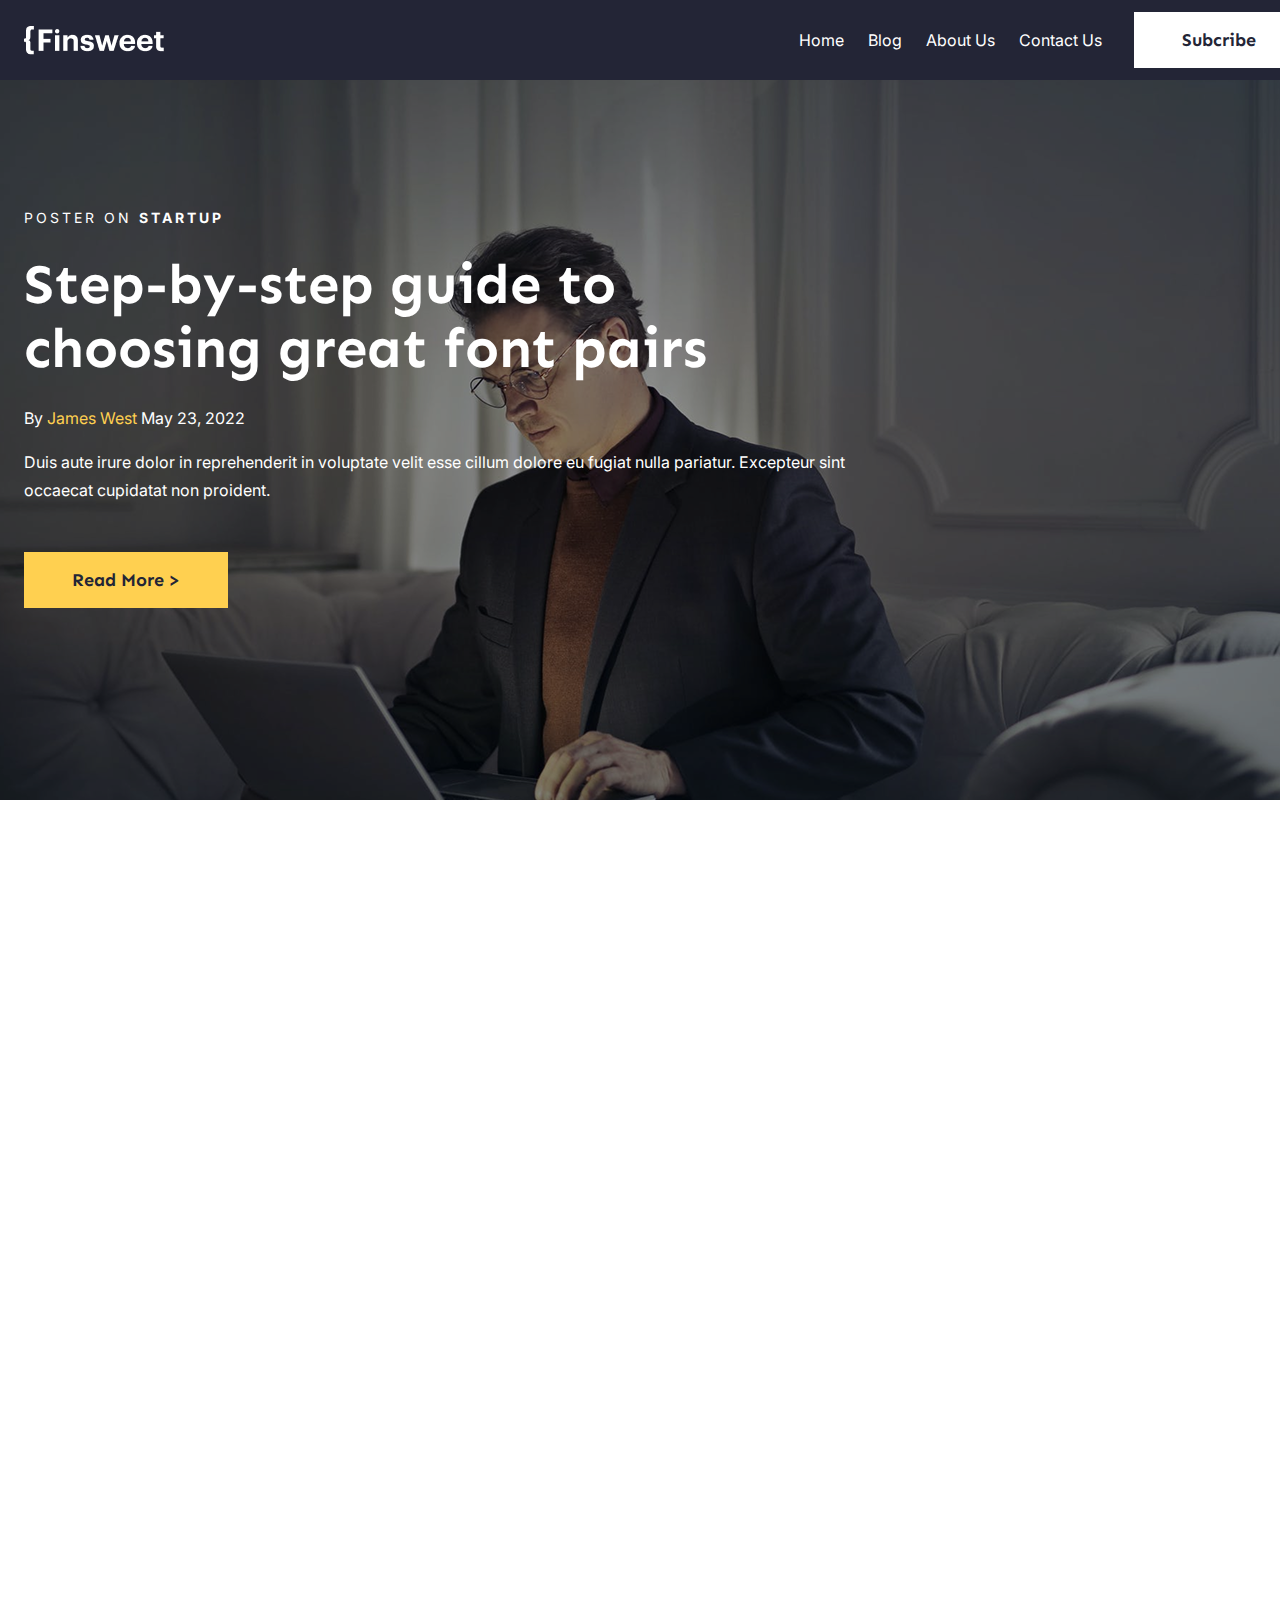
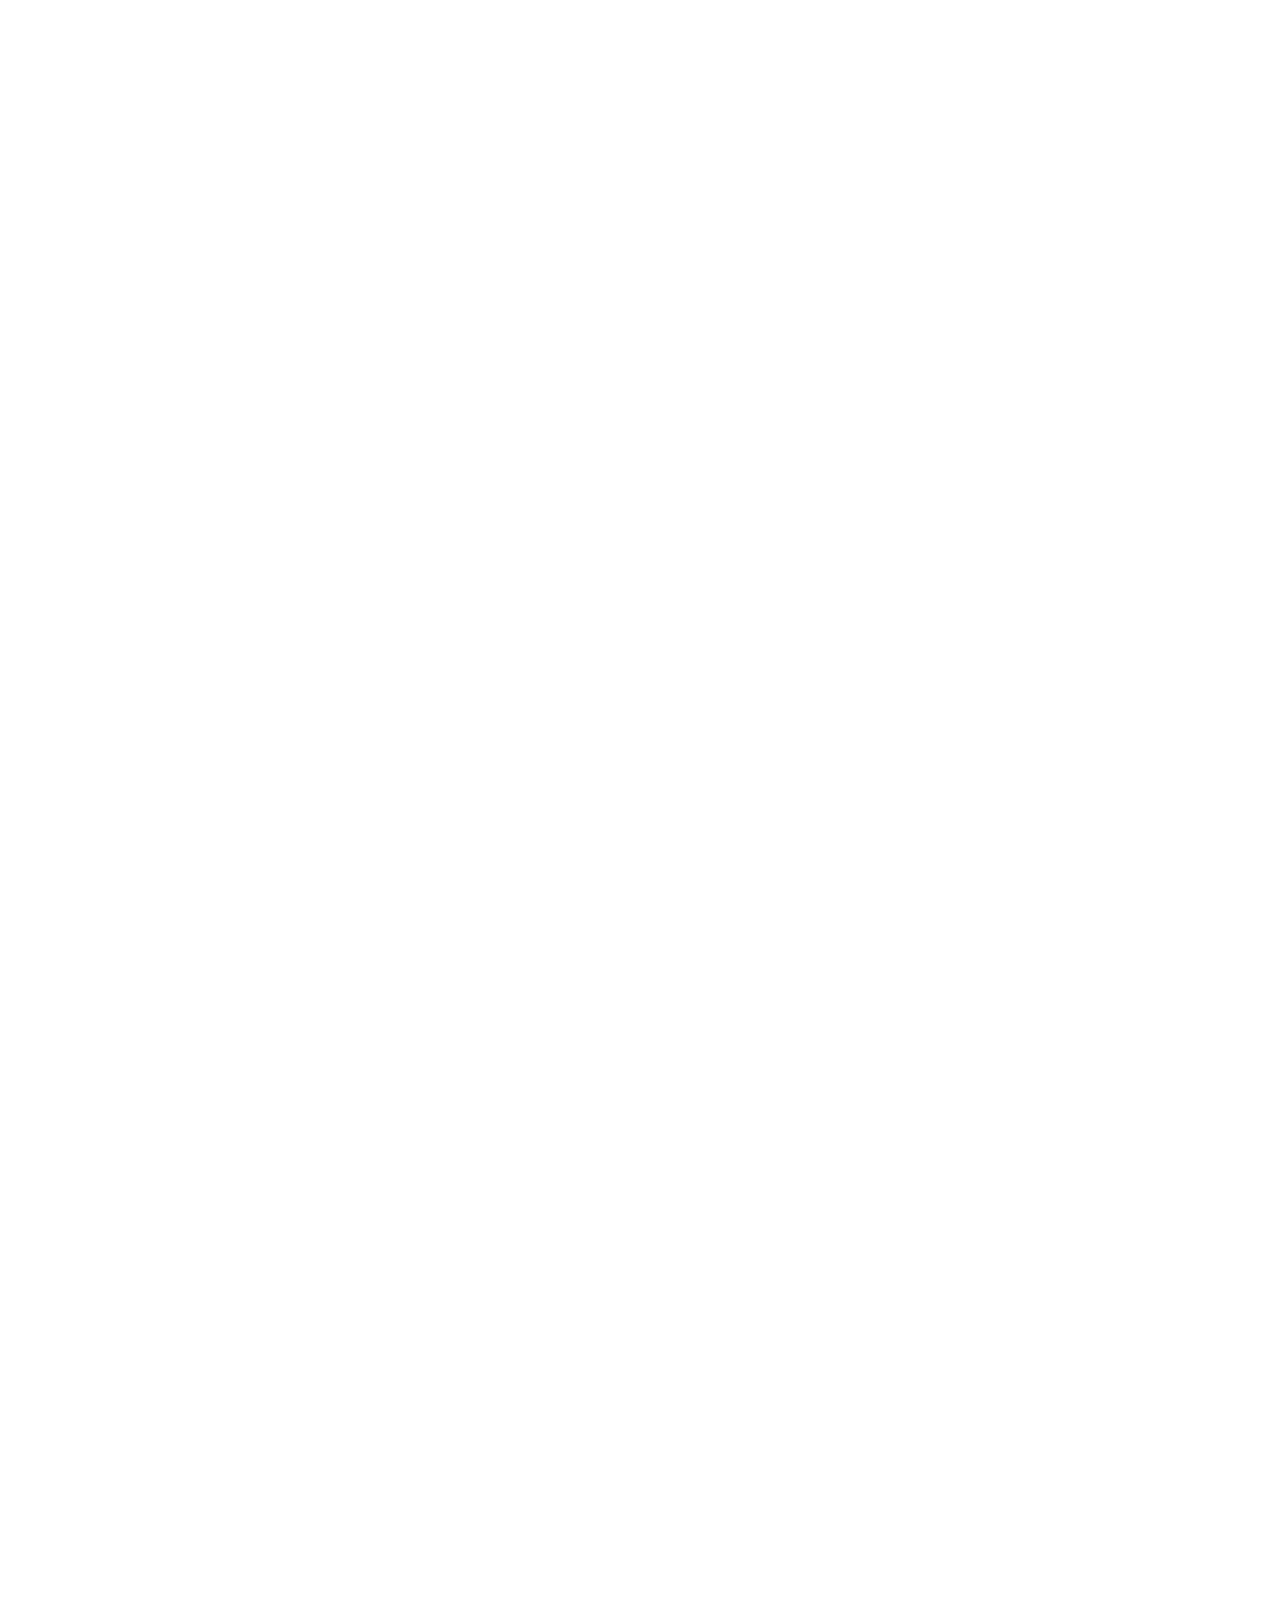
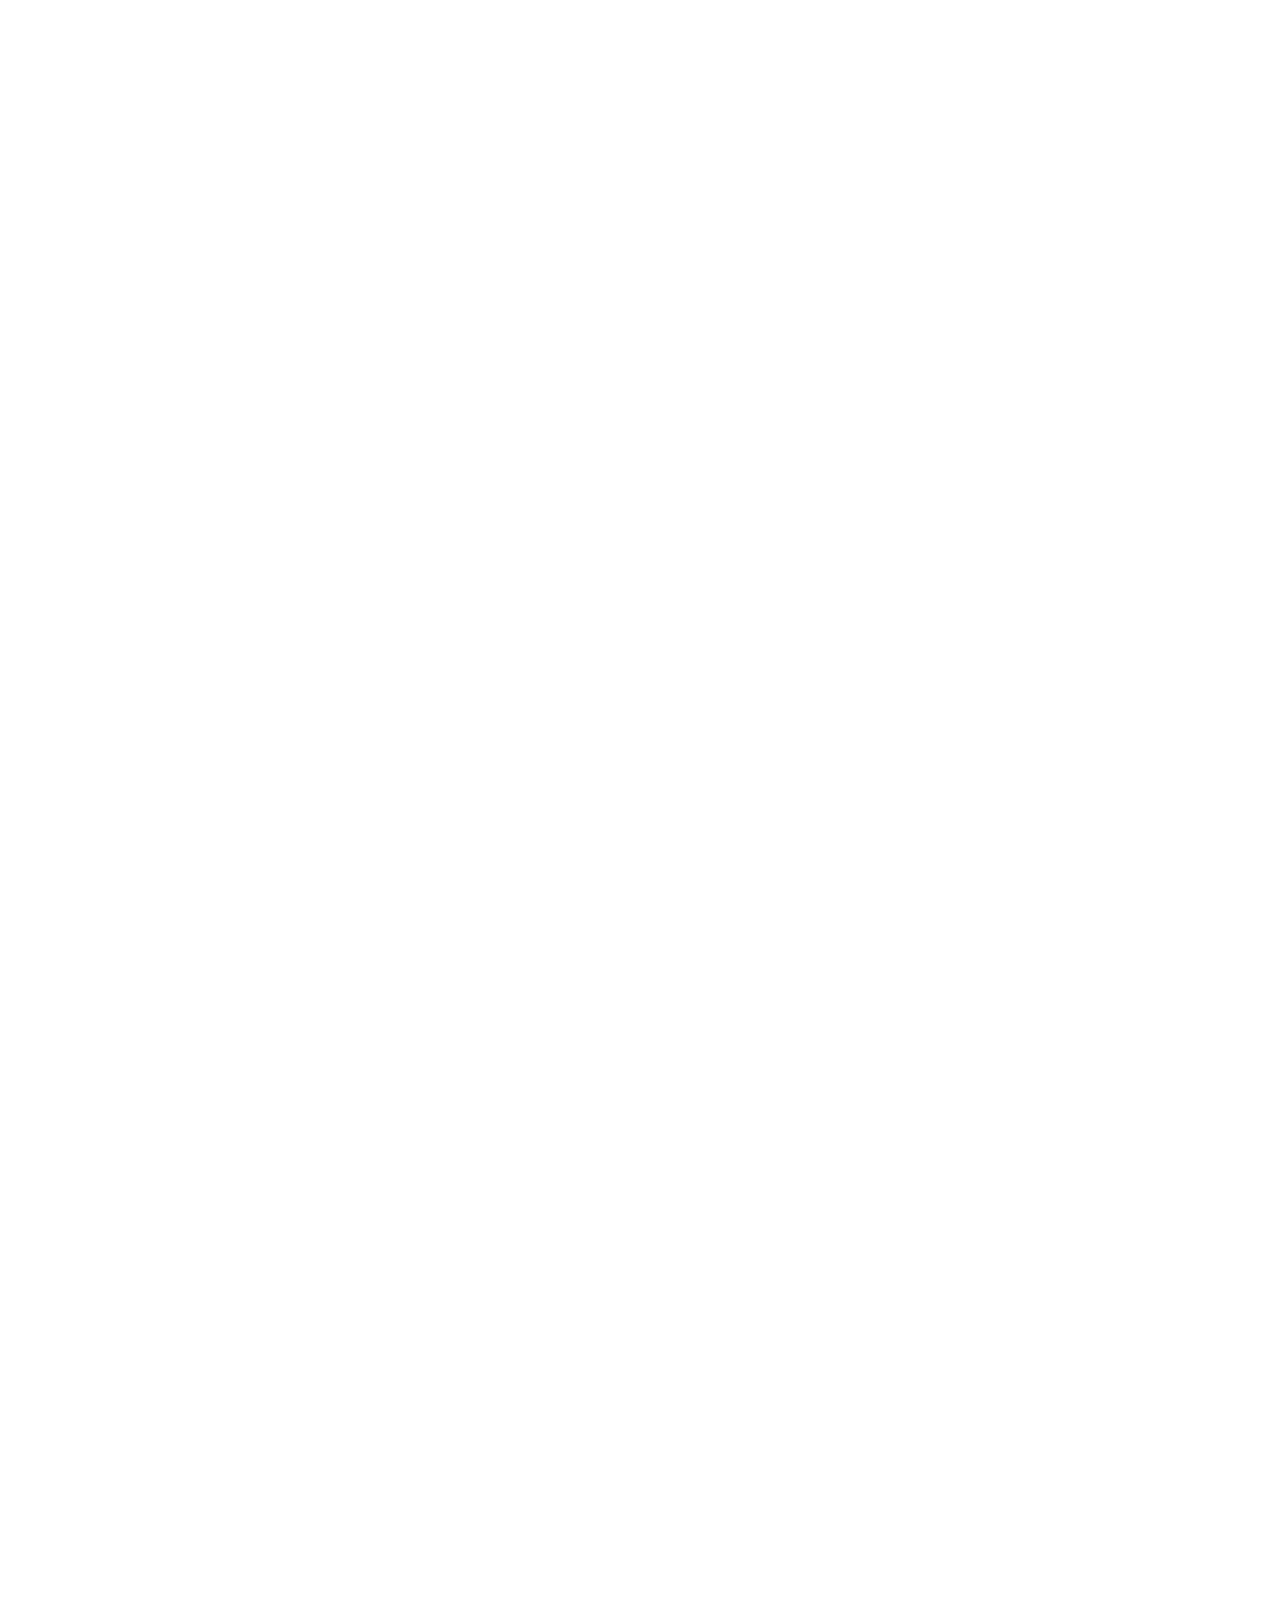
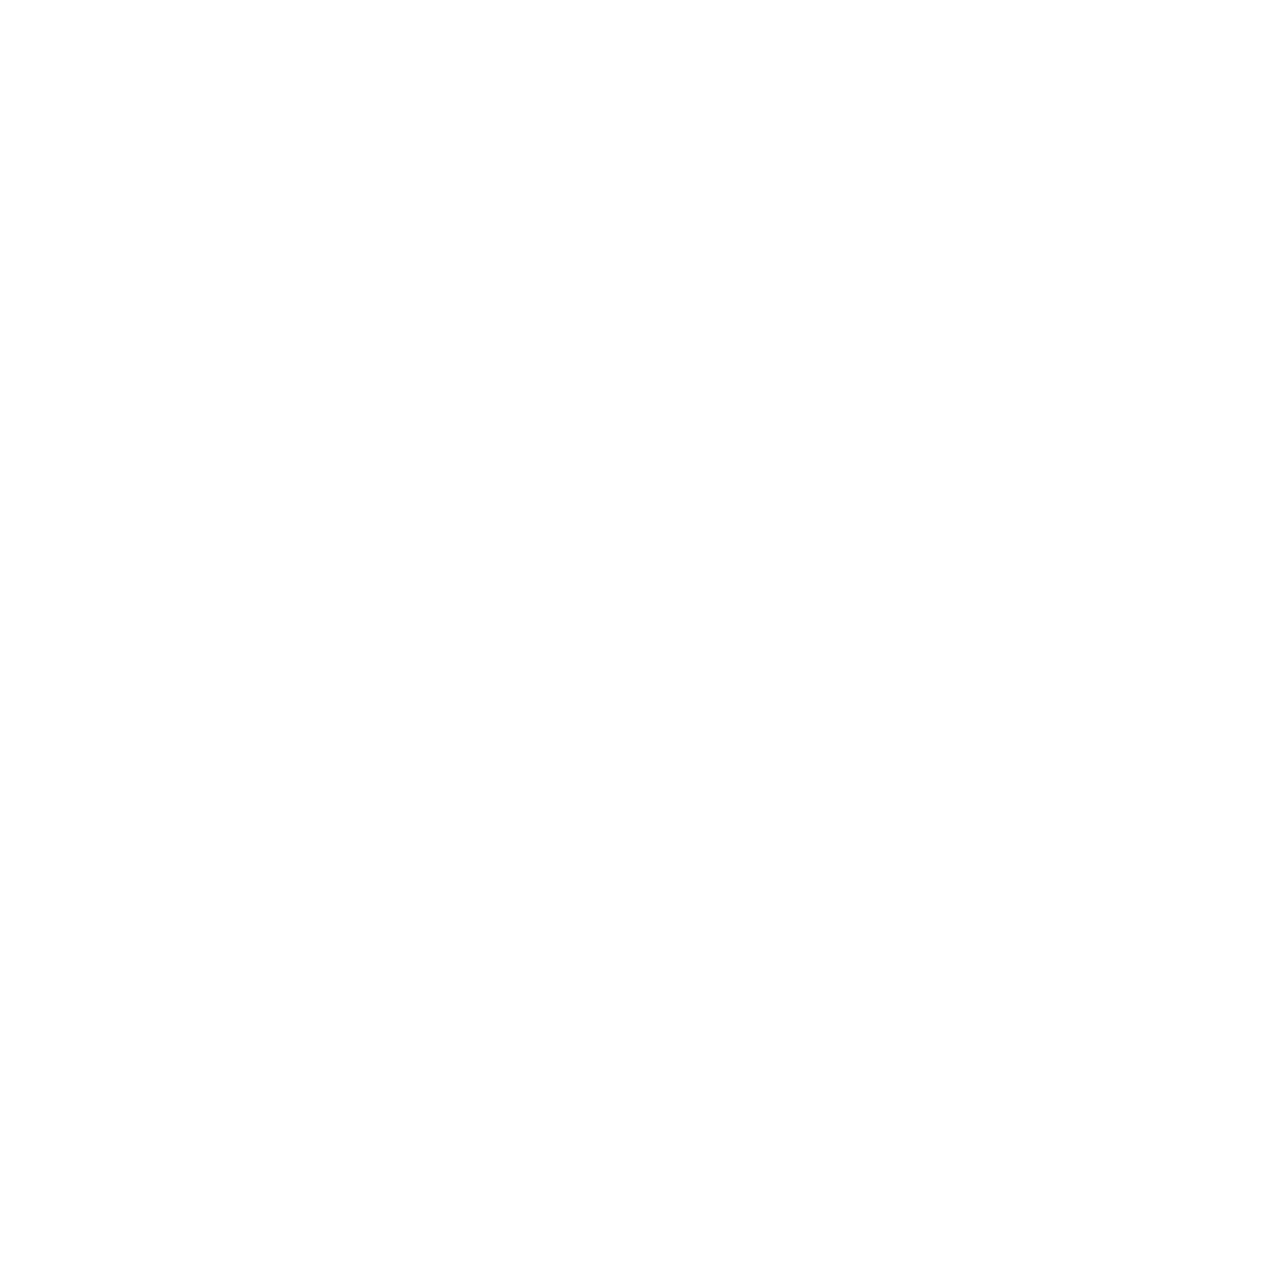
<file: index.html>
<!DOCTYPE html>
<html lang="en">
<head>
    <meta charset="UTF-8">
    <meta name="viewport" content="width=device-width, initial-scale=1.0">
    <title>Advanced Blog</title>
    <link rel="stylesheet" href="./styles.css">
    <link rel="stylesheet" href="https://cdnjs.cloudflare.com/ajax/libs/font-awesome/6.4.0/css/all.min.css"/>
    <link href="https://fonts.googleapis.com/css2?family=Inter:wght@400;500;600;700&family=Sen:wght@400;700&display=swap" rel="stylesheet">
</head>
<body>
  <!-- Header -->
  <header class="bg-black py-12 fade-in">
    <div class="container flex justify-between items-center">
      <div>
        <a href="#" class="logo">
          <img src="assets/images/logo-1.png" alt="">
        </a>
      </div>
      <div class="flex items-center gap-1">
        <nav class="flex items-center gap-2">
          <a href="index.html" class="text-white">Home</a>
          <a href="blog.html" class="text-white">Blog</a>
          <a href="aboutus.html" class="text-white">About Us</a>
          <a href="contactus.html" class="text-white">Contact Us</a>
        </nav>
        <button class="btn">Subcribe</button>
      </div>
    </div>
  </header>

  <!-- Hero Section -->
  <div class="relative h-720 flex items-center mb-64 fade-in">
    <div class="absolute left-0 top-0 w-full h-full bg-overlay">
      <img src="assets/images/man.png" alt="" class="w-full h-full object-cover relative">
    </div>
    <div class="container relative mb-64">
      <section class="section w-2/3 text-white flex flex-col gap-3">
        <div class="flex flex-col gap-2">
          <h2 class="text-subheading-2 uppercase">Poster on <span class="text-bold">startup</span></h2>
          <h1 class="text-display">Step-by-step guide to choosing great font pairs</h1>
          <p class="m-0">By <span class="text-yellow">James West</span>
            <time datetime="2022-05-23">May 23, 2022</time>
          </p>
        </div>
        <p class="m-0">
          Duis aute irure dolor in reprehenderit in voluptate velit esse cillum dolore eu fugiat nulla pariatur. Excepteur sint occaecat cupidatat non proident.
        </p>
        <div class="mt-32"><a href="" class="btn btn-primary">Read More &gt;</a></div>
      </section>
    </div>
  </div>

  <!-- Blog Section -->
   <div class="container flex gap-1 fade-in">
    <section class="section w-2/3">
      <h2 class="text-h2 mb-32">Featured Post</h2>
      <article class="border border-medium-grey/10 p-32 flex flex-col gap-1">
        <header>
          <img src="assets/images/white-concrete-building.png" alt="" class="object-cover" style="height: 352px">
        </header>
        <div class="flex flex-col gap-3">
          <p class="m-0 text-body-2">By <span class="text-purple">John Doe</span> | 
            <time datetime="2022-05-23">May 23, 2022</time>
          </p>
          <a href="blogpost.html">
            <h3 class="text-h3">Lorem ipsum dolor sit amet, consectetur adipiscing elit, sed do eiusmod tempor.</h3>
          </a>
          <p class="text-medium-grey m-0">
            Duis aute irure dolor in reprehenderit in voluptate velit esse cillum dolore eu fugiat nulla pariatur. Excepteur sint occaecat cupidatat non proident.
          </p>
        </div>
        <footer>
          <a href="" class="btn btn-primary">Read More &gt;</a>
        </footer>
      </article>
    </section>

    <section class="w-1/3 section fade-in">
      <h2 class="text-h2 flex items-center justify-between mb-32">All Posts 
        <a href="" class="text-purple text-body-1 text-regular">View All</a>
      </h2>
      <div class="flex flex-col">
        <a href="">
          <article class="flex flex-col gap-1 p-32 article-item">
            <div class="flex flex-col gap-4">
              <p class="m-0 text-body-2">By <span class="text-purple">John Doe</span> | 
                <time datetime="2022-05-23">May 23, 2022</time>
              </p>
              <h4 class="text-h4">8 Figma design systems that you can download for free today.</h4>
            </div>
          </article>
        </a>
        <a href="">
          <article class="flex flex-col gap-1 p-32 article-item bg-light-yellow">
            <div class="flex flex-col gap-4">
              <p class="m-0 text-body-2">By <span class="text-purple">John Doe</span> | 
                <time datetime="2022-05-23">May 23, 2022</time>
              </p>
              <h4 class="text-h4">8 Figma design systems that you can download for free today.</h4>
            </div>
          </article>
        </a>
        <a href="">
          <article class="flex flex-col gap-1 p-32 article-item">
            <div class="flex flex-col gap-4">
              <p class="m-0 text-body-2">By <span class="text-purple">John Doe</span> | 
                <time datetime="2022-05-23">May 23, 2022</time>
              </p>
              <h4 class="text-h4">8 Figma design systems that you can download for free today.</h4>
            </div>
          </article>
        </a>
        <a href="">
          <article class="flex flex-col gap-1 p-32 article-item">
            <div class="flex flex-col gap-4">
              <p class="m-0 text-body-2">By <span class="text-purple">John Doe</span> | 
                <time datetime="2022-05-23">May 23, 2022</time>
              </p>
              <h4 class="text-h4">8 Figma design systems that you can download for free today.</h4>
            </div>
          </article>
        </a>
      </div>
    </section>
   </div>

  <!--About Us Section-->
  <div class="section fade-in">
    <div class="container">
      <div class="introduce px-80">
        <div class="grid grid-cols-2">
          <section class="flex flex-col gap-2">
            <h3 class="text-subheading-1 uppercase">About Us</h3>
            <div class="flex flex-col gap-3">
              <h2 class="text-h2">We are a community of content writers who share their learnings</h2>
              <p class="text-medium-grey m-0">Lorem ipsum dolor sit amet, consectetur adipiscing elit, sed do eiusmod tempor incididunt ut labore et dolore magna aliqua.</p>
              <div>
                <a href="" class="text-purple">Read More &gt;</a>
              </div>
            </div>
          </section>
  
          <section class="flex flex-col gap-2">
            <h3 class="text-subheading-1 uppercase">Our Mission</h3>
            <div class="flex flex-col gap-3">
              <h3 class="text-h3">Creating valuable content for creatives all around the world</h3>
              <p class="text-medium-grey m-0">Lorem ipsum dolor sit amet, consectetur adipiscing elit, sed do eiusmod tempor incididunt ut labore et dolore magna aliqua. 
              Ut enim ad minim veniam, quis nostrud exercitation ullamco laboris nisi ut aliquip ex ea commodo consequat.
              </p>
            </div>
          </section>
        </div>
      </div>
    </div>
  </div>

  <!-- Choose A Catagory -->
    <div class="container fade-in">
      <section class="section flex flex-col gap-3">
        <h2 class="text-h2 text-center mb-32">Choose A Category</h2>
        <div class="grid grid-cols-4">
          <a href="category.html" class="category-item">
            <div class="border border-medium-grey/10 p-32">
              <div>
                <span class="icon icon-primary icon-2x">
                  <img src="assets/images/icon-1.png" alt="">
                </span>
              </div>
              <h3 class="text-h3">Business</h3>
              <p class="text-medium-grey m-0">Lorem ipsum dolor sit amet, consectetuer adipiscing elit.</p>
            </div>
          </a>
          <a href="category.html" class="category-item">
            <div class="border border-medium-grey/10 p-32 bg-yellow">
              <div>
                <span class="icon icon-primary icon-2x">
                  <img src="assets/images/icon-2.png" alt="">
                </span>
              </div>
              <h3 class="text-h3">Startup</h3>
              <p class="text-medium-grey m-0">Lorem ipsum dolor sit amet, consectetuer adipiscing elit.</p>
            </div>
          </a>
          <a href="category.html" class="category-item">
            <div class="border border-medium-grey/10 p-32">
              <div>
                <span class="icon icon-primary icon-2x">
                  <img src="assets/images/icon-3.png" alt="">
                </span>
              </div>
              <h3 class="text-h3">Economy</h3>
              <p class="text-medium-grey m-0">Lorem ipsum dolor sit amet, consectetuer adipiscing elit.</p>
            </div>
          </a>
          <a href="category.html" class="category-item">
            <div class="border border-medium-grey/10 p-32">
              <div>
                <span class="icon icon-primary icon-2x">
                  <img src="assets/images/icon-4.png" alt="">
                </span>
              </div>
              <h3 class="text-h3">Technology</h3>
              <p class="text-medium-grey m-0">Lorem ipsum dolor sit amet, consectetuer adipiscing elit.</p>
            </div>
          </a>
        </div>
      </section>
    </div>

  <!-- Special Post -->
  <div class="section fade-in">
    <div class="container relative">
      <div class="flex">
        <div class="w-949">
          <img src="assets/images/together.png" alt="" class="w-full h-705 object-cover">
        </div>
        <div class="bg-white p-80 w-546 absolute left-574 bottom-0">
          <div class="flex flex-col gap-3">
            <h3 class="text-subheading-1 uppercase">Why we started</h3>
            <h2 class="text-h2">It started out as a simple idea and evolved into our passion</h2>
            <p class="text-medium-grey">
              Lorem ipsum dolor sit amet, consectetur adipiscing elit, sed do eiusmod tempor incididunt ut labore et dolore magna aliqua. Ut enim ad minim veniam, quis nostrud exercitation ullamco laboris nisi ut aliquip.
            </p>
            <div>
              <a href="" class="btn btn-primary">Discover our story ></a>
            </div>
          </div>
        </div>
      </div>
    </div>
  </div>

  <!-- List of Authors -->
  <div class="section fade-in">
    <div class="container">
        <h2 class="text-h2 text-center mb-48">List of Authors</h2>
        <div class="grid grid-cols-4 gap-1">
          <div class="bg-light-grey p-40 flex flex-col items-center author-item">
            <div class="w-128 h-128 rounded-full overflow-hidden mb-20">
              <img src="assets/images/avatar-1.png" alt="Floyd Miles" class="w-full h-full object-cover">
            </div>
            <a href="author.html"><h3 class="text-h3 text-center mb-4">Floyd Miles</h3></a>
            <p class="text-medium-grey text-body-3 text-center mb-20">Content Writer @Company</p>
            <div class="flex gap-3 justify-center">
              <a href="#"><img src="assets/images/face.png" alt="" class="w-16 h-16"></a>
              <a href="#"><img src="assets/images/twitter.png" alt="" class="w-16 h-16"></a>
              <a href="#"><img src="assets/images/insta.png" alt="" class="w-16 h-16"></a>
              <a href="#"><img src="assets/images/linkedln.png" alt="" class="w-16 h-16"></a>
            </div>
          </div>
          <div class="bg-light-yellow p-40 flex flex-col items-center author-item">
            <div class="w-128 h-128 rounded-full overflow-hidden mb-20">
              <img src="assets/images/avatar-2.png" alt="Dianne Russell" class="w-full h-full object-cover">
            </div>
            <a href="author.html"><h3 class="text-h3 text-center mb-4">Dianne Russell</h3></a>
            <p class="text-medium-grey text-body-3 text-center mb-20">Content Writer @Company</p>
            <div class="flex gap-3 justify-center">
              <a href="#" class="text-black"><img src="assets/images/face.png" alt="" class="w-16 h-16"></a>
              <a href="#" class="text-black"><img src="assets/images/twitter.png" alt="" class="w-16 h-16"></a>
              <a href="#" class="text-black"><img src="assets/images/insta.png" alt="" class="w-16 h-16"></a>
              <a href="#" class="text-black"><img src="assets/images/linkedln.png" alt="" class="w-16 h-16"></a>
            </div>
          </div>
          <div class="bg-light-grey p-40 flex flex-col items-center author-item">
            <div class="w-128 h-128 rounded-full overflow-hidden mb-20">
              <img src="assets/images/avatar-3.png" alt="Jenny Wilson" class="w-full h-full object-cover">
            </div>
            <a href="author.html"><h3 class="text-h3 text-center mb-4">Jenny Wilson</h3></a>
            <p class="text-medium-grey text-body-3 text-center mb-20">Content Writer @Company</p>
            <div class="flex gap-3 justify-center">
              <a href="#" class="text-black"><img src="assets/images/face.png" alt="" class="w-16 h-16"></a>
              <a href="#" class="text-black"><img src="assets/images/twitter.png" alt="" class="w-16 h-16"></a>
              <a href="#" class="text-black"><img src="assets/images/insta.png" alt="" class="w-16 h-16"></a>
              <a href="#" class="text-black"><img src="assets/images/linkedln.png" alt="" class="w-16 h-16"></a>
            </div>
          </div>
          <div class="bg-light-grey p-40 flex flex-col items-center author-item">
            <div class="w-128 h-128 rounded-full overflow-hidden mb-20">
              <img src="assets/images/avatar-4.png" alt="Leslie Alexander" class="w-full h-full object-cover">
            </div>
            <a href="author.html"><h3 class="text-h3 text-center mb-4">Leslie Alexander</h3></a>
            <p class="text-medium-grey text-body-3 text-center mb-20">Content Writer @Company</p>
            <div class="flex gap-3 justify-center">
              <a href="#" class="text-black"><img src="assets/images/face.png" alt="" class="w-16 h-16"></a>
              <a href="#" class="text-black"><img src="assets/images/twitter.png" alt="" class="w-16 h-16"></a>
              <a href="#" class="text-black"><img src="assets/images/insta.png" alt="" class="w-16 h-16"></a>
              <a href="#" class="text-black"><img src="assets/images/linkedln.png" alt="" class="w-16 h-16"></a>
            </div>
          </div>
        </div>
      </div>
    </div>
  </div>

  <!-- Featured in Section -->
  <div class="section fade-in">
    <div class="container">
      <div class="flex items-center gap-86">
        <div class="flex flex-col gap-base -translate-y-6">
          <p class="text-medium-grey text-body-2 opacity-60">We are</p>
          <p class="text-h3 text-medium-grey">Featured in</p>
        </div>
        <div class="flex items-center gap-75 logo-container">
          <img src="assets/images/logo-2.png" alt="Logo 1" class="w-160 h-32">
          <img src="assets/images/logo-3.png" alt="Logo 2" class="w-136 h-32">
          <img src="assets/images/logo-4.png" alt="Logo 3" class="w-135 h-32">
          <img src="assets/images/logo-5.png" alt="Logo 4" class="w-153 h-32">
          <img src="assets/images/logo-6.png" alt="Logo 5" class="w-136 h-32">
        </div>
        </div>
      </div>
    </div>
  </div>

  <!--Testimonials-->
  <div class="section fade-in">
    <div class="container bg-light-yellow py-80">
      <div class="flex flex-row items-start gap-2">
        <div class="w-1/3 ml-112">
          <div class="text-body-1 mb-24">TESTIMONIALS</div>
          <div class="text-h2 mb-24">
            <span>What people say</span><br>
            <span>about our blog</span>
          </div>
          <div class="text-body-1 text-regular text-medium-grey">
            <span>Lorem ipsum dolor sit amet, consectetur</span><br>
            <span>adipiscing elit, sed do eiusmod tempor.</span>
          </div>
        </div>
        <div class="relative flex-1">
          <div class="w-0_5 bg-medium-grey opacity-40 absolute left-0 top-0 h-full"></div>
          <div class="pl-96">
            <div class="text-h4 mb-120">
              <span>Lorem ipsum dolor sit amet,</span><br>
              <span>consectetur adipiscing elit, sed do</span><br>
              <span>eiusmod tempor incididunt ut labore et</span><br>
              <span>dolore magna aliqua.</span>
            </div>
            <div class="flex align-items-center gap-20">
              <img src="assets/images/men.png" alt="Profile" class="w-48 h-48 rounded-full">
              <div class="flex flex-col">
                <div class="text-h4">Jonathan Vallem</div>
                <div class="text-body-1 text-medium-grey text-regular">New York, USA</div>
              </div>
              <div class="ml-auto flex items-center gap-2">
                <div class="w-48 h-48 rounded-full bg-white flex items-center justify-center left-narrow">
                  <i class="fa-solid fa-arrow-left text-black"></i>
                </div>
                <div class="w-62 h-62 rounded-full bg-black flex items-center justify-center">
                  <i class="fa-solid fa-arrow-right text-white"></i>
                </div>
              </div>
            </div>
          </div>
        </div>
      </div>
    </div>
  </div>

 <!--Join Our Team-->
  <div class="section fade-in">
    <div class="container flex flex-col items-center justify-center min-h-screen bg-white px-24">
        <div class="flex flex-col items-center max-w-414 text-center">
            <h2 class="text-h2 mb-16">Join our team to be a part<br> of our story</h2>
            <p class="text-body-1 text-medium-grey mb-32">Lorem ipsum dolor sit amet, consectetur adipiscing<br>elit, sed do eiusmod tempor incididunt.</p>
            <button class="btn btn-primary">Join Us</button>
            </button>
        </div>
    </div>
</div>

 <!-- Footer -->
  <footer class="section fade-in">
    <div class="bg-black py-12">
      <div class="container">
        <div class="flex justify-between items-center">
          <a href="">
            <img src="assets/images/logo-1.png" alt="">
          </a>
          <nav class="flex gap-2">
            <a href="index.html" class="text-white">Home</a>
            <a href="blog.html" class="text-white">Blog</a>
            <a href="aboutus.html" class="text-white">About Us</a>
            <a href="contactus.html" class="text-white">Contact Us</a>
            <a href="privacy.html" class="text-white">Privacy Policy</a>
          </nav>
        </div>
        <div class="bg-footer">
          <div class="footer-content">
            <div class="w-1/2">
              <h2 class="text-h2 text-white">Subscribe to our news letter to get latest updates and news</h2>
            </div>
            <div class="flex gap-2 w-1/2">
              <div class="w-full">
                <input type="email" placeholder="Enter Your Email" class="input w-full">
              </div>
              <div>
                <button class="btn btn-primary">Subscribe</button>
              </div>
            </div>
          </div>
        </div>
        <div class="social">
          <div>
            <address class="text-medium-grey text-body-1 text-regular">Finstreet 118 2561 Fintown</address>
            <div>
              <a href="mailto:Hello@finsweet.com" class="text-medium-grey text-regular text-body-1">Hello@finsweet.com</a>
              <a href="tel:+02079932905" class="text-medium-grey text-regular text-body-1">020 7993 2905</a>
            </div>
          </div>
          <div class="flex gap-2 justify-center">
            <a href="#" class="text-black"><img src="assets/images/face.png" alt="" class="w-16 h-16"></a>
            <a href="#" class="text-black"><img src="assets/images/twitter.png" alt="" class="w-16 h-16"></a>
            <a href="#" class="text-black"><img src="assets/images/insta.png" alt="" class="w-16 h-16"></a>
            <a href="#" class="text-black"><img src="assets/images/linkedln.png" alt="" class="w-16 h-16"></a>
          </div>
        </div>
      </div>
    </div>
  </footer>
 

  
<script src="main.js"></script>
</body> 
</html>
</file>
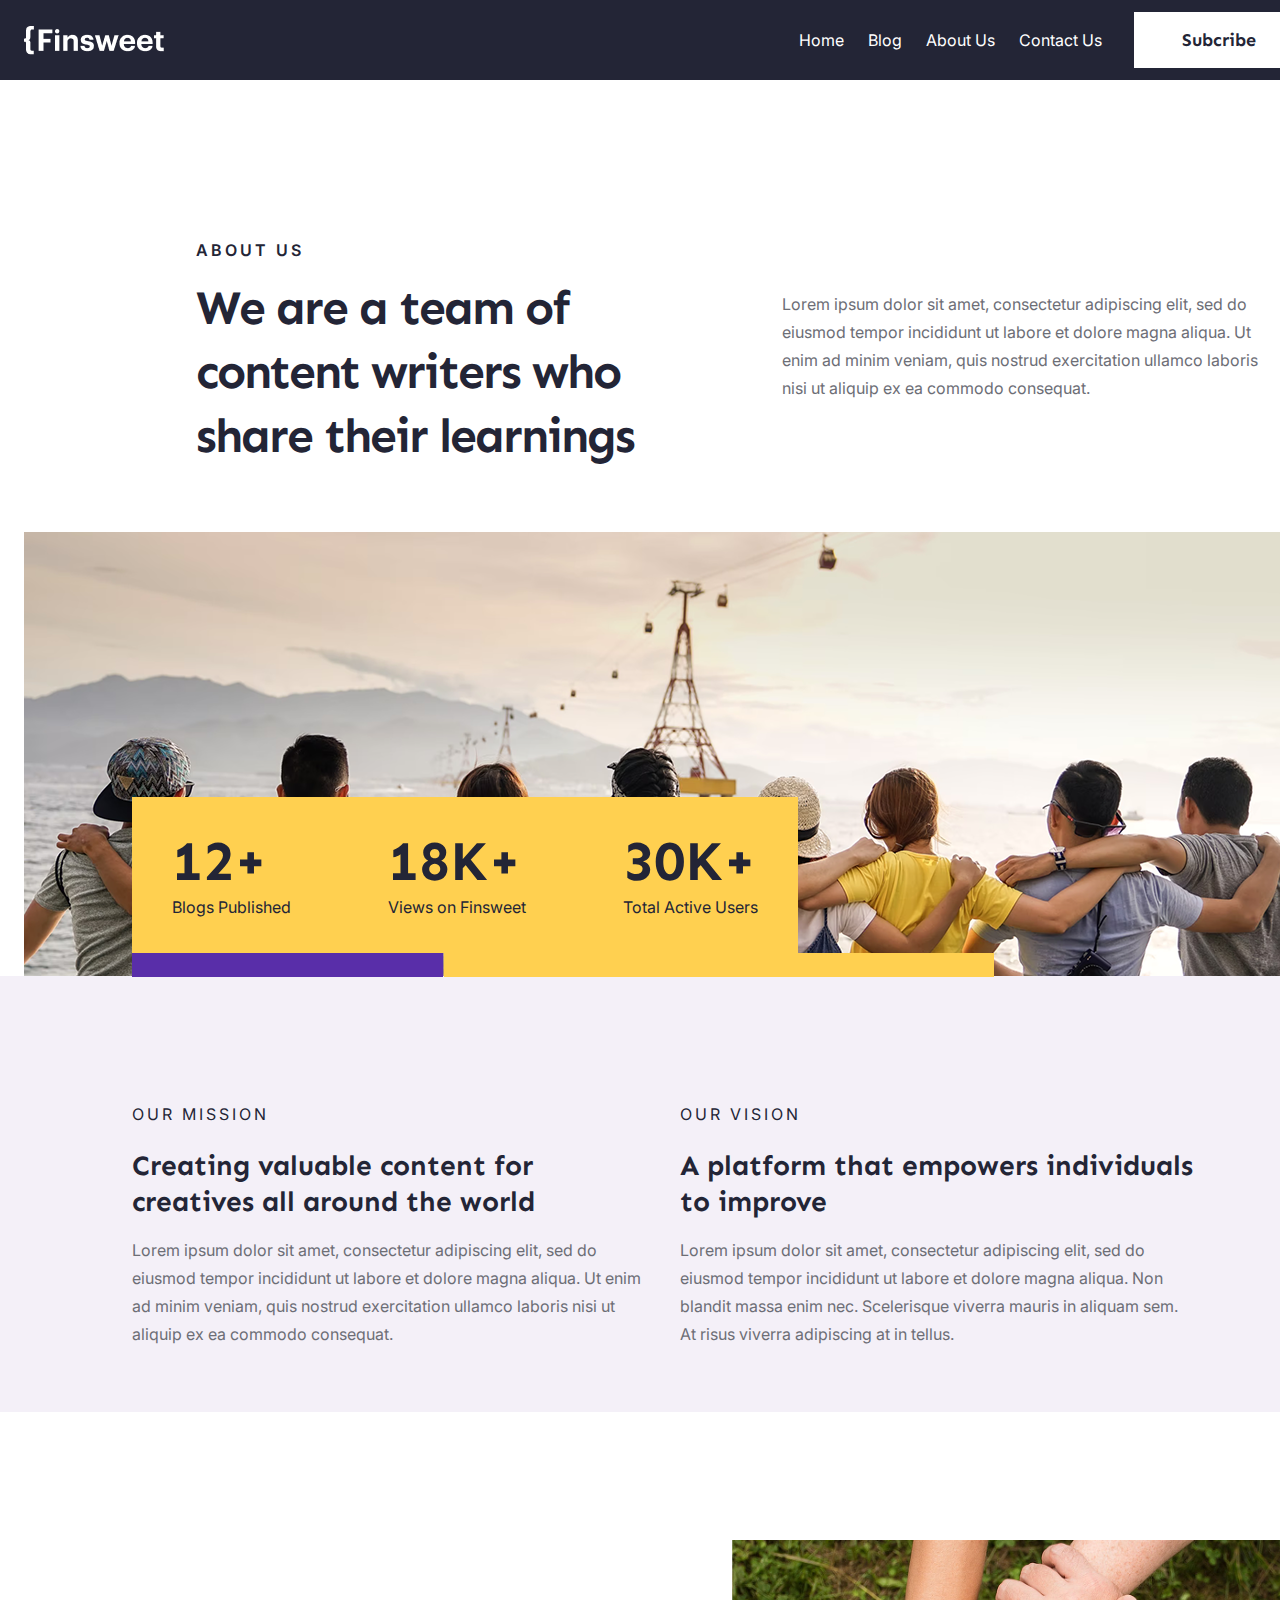
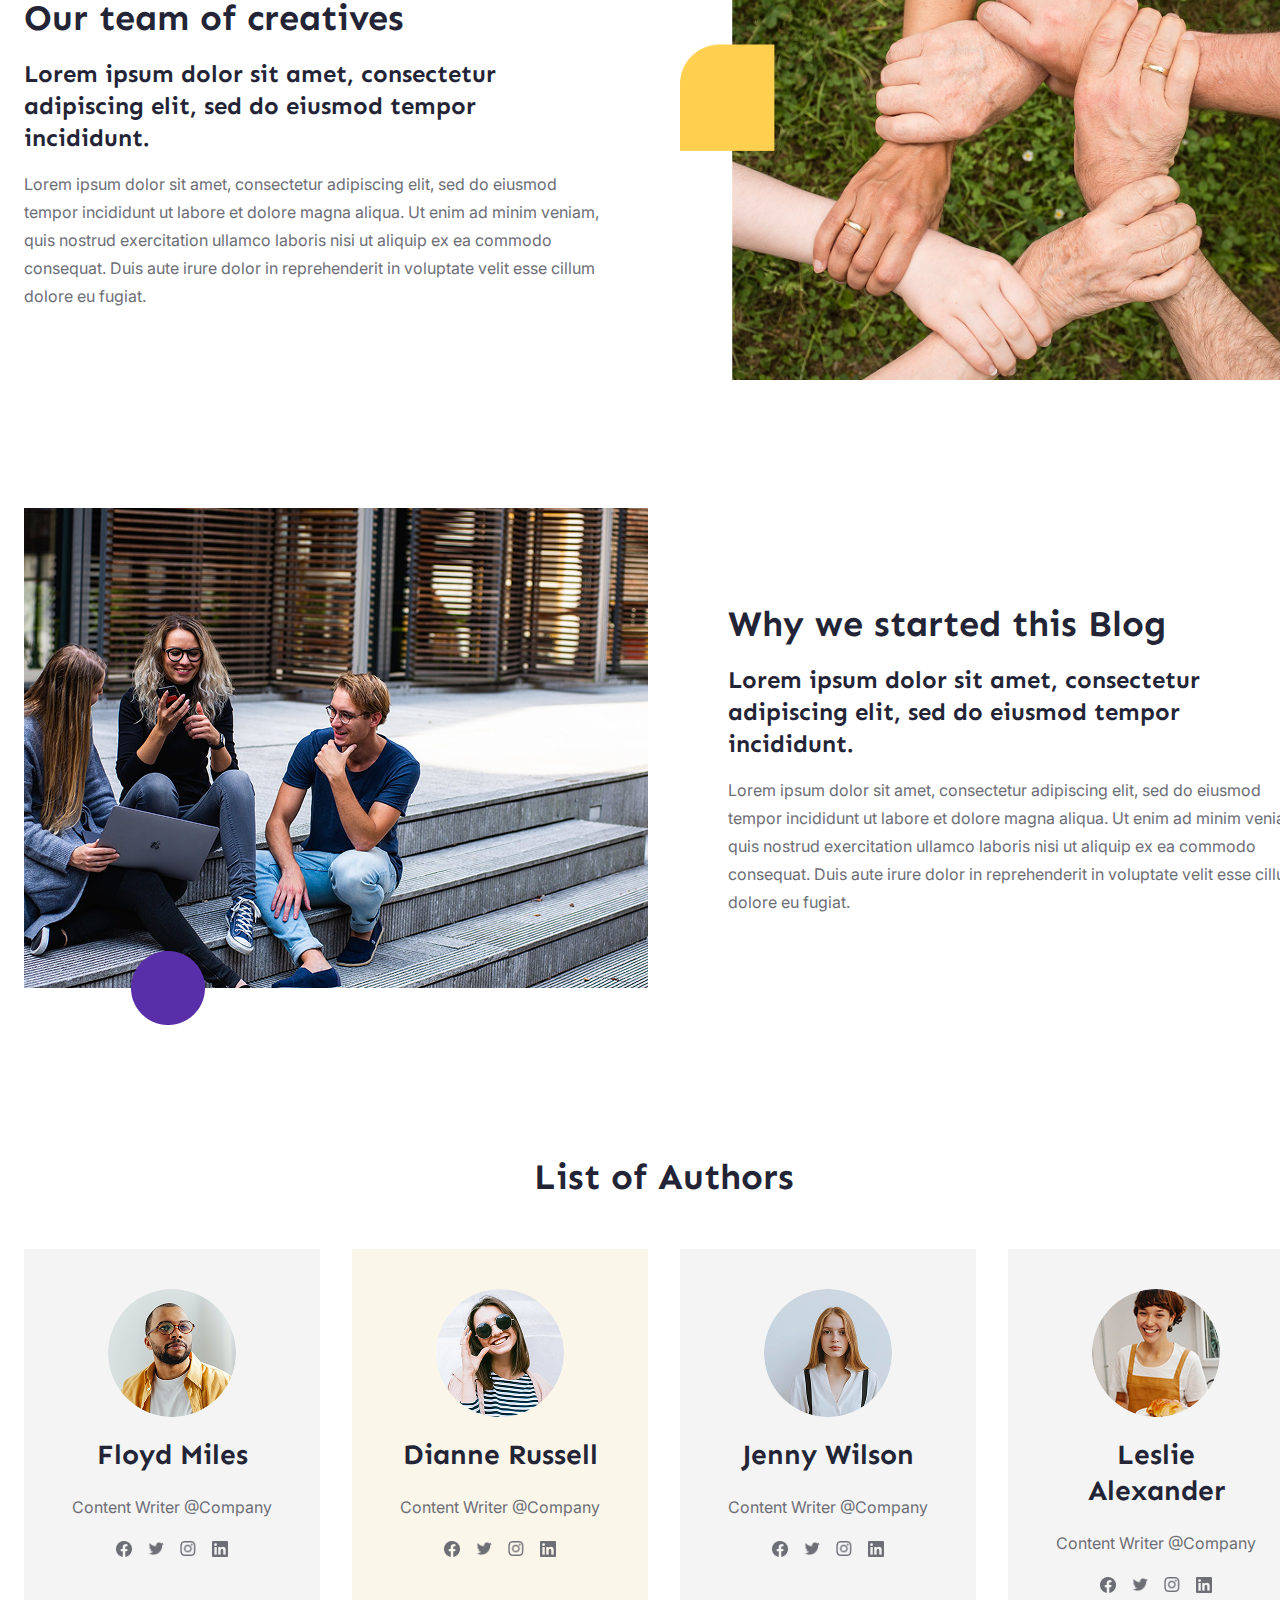
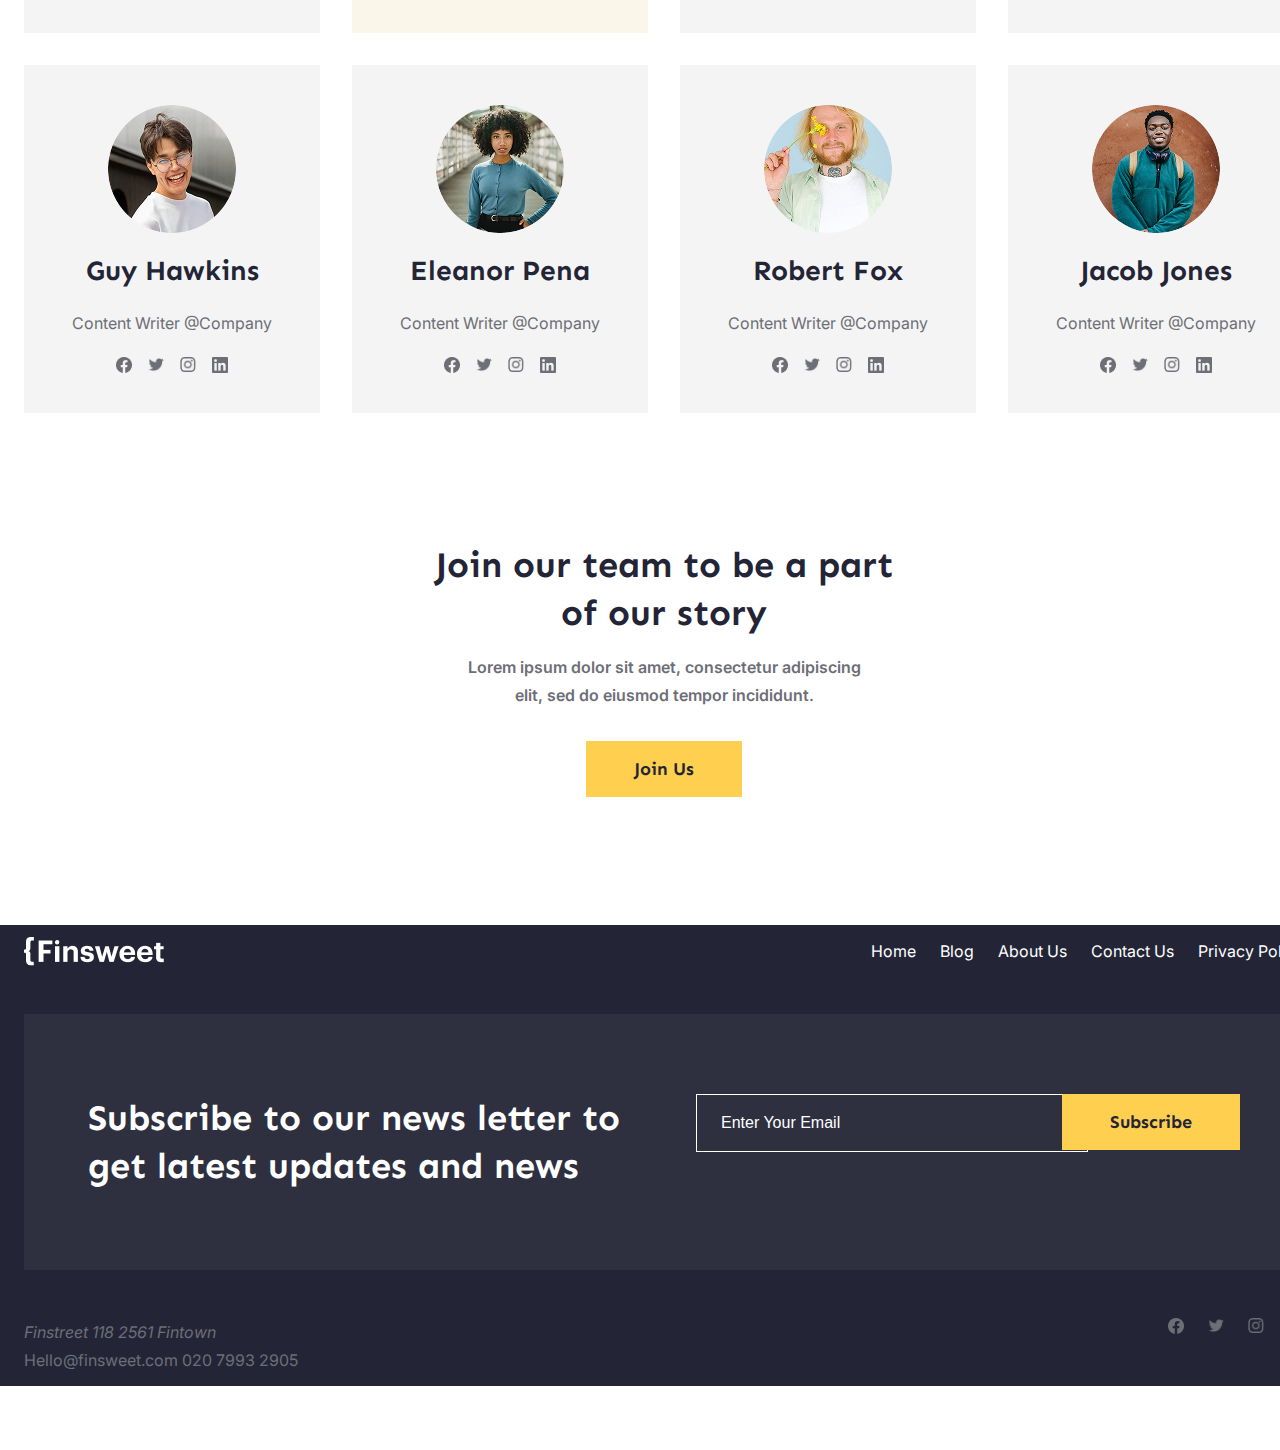
<file: aboutus.html>
<!DOCTYPE html>
<html lang="en">
<head>
    <meta charset="UTF-8">
    <meta name="viewport" content="width=device-width, initial-scale=1.0">
    <title>About Us</title>
    <link rel="stylesheet" href="./styles.css">
    <link rel="stylesheet" href="https://cdnjs.cloudflare.com/ajax/libs/font-awesome/6.4.0/css/all.min.css"/>
    <link href="https://fonts.googleapis.com/css2?family=Inter:wght@400;500;600;700&family=Sen:wght@400;700&display=swap" rel="stylesheet">
</head>
<body>
    <!--Header-->
    <header class="bg-black py-12">
        <div class="container flex justify-between items-center">
          <div>
            <a href="index.html" class="logo">
              <img src="assets/images/logo-1.png" alt="">
            </a>
          </div>
          <div class="flex items-center gap-1">
            <nav class="flex items-center gap-2">
              <a href="index.html" class="text-white">Home</a>
              <a href="blog.html" class="text-white">Blog</a>
              <a href="aboutus.html" class="text-white">About Us</a>
              <a href="contactus.html" class="text-white">Contact Us</a>
            </nav>
            <button class="btn">Subcribe</button>
          </div>
        </div>
    </header>

    <!--About Us Header-->
    <div class="section">
        <div class="container mt-16">
            <div class="flex items-center ml-108  -bottom-64 z-[1]">
              <section class="bg-white w-1/2 p-64">
                <p class="text-medium uppercase" style="letter-spacing: 3px;">About us</p>
                <h1 class="text-h1" style="letter-spacing: -2px;">We are a team of content writers who share their learnings</h1>
              </section>
              <section class="w-1/2 p-32">
                <p class="text-body-1 text-medium-grey text-regular">
                  Lorem ipsum dolor sit amet, consectetur adipiscing elit, sed do
                  eiusmod tempor incididunt ut labore et dolore magna aliqua. Ut enim
                  ad minim veniam, quis nostrud exercitation ullamco laboris nisi ut
                  aliquip ex ea commodo consequat.
                </p>
              </section>
            </div>
            <div class="bg-image flex-col">
              <div class="ml-108 flex">
                <div class="w-1/2 flex bg-yellow flex-grow-0 mt-265 justify-between py-32 px-40">
                  <section>
                    <h2 class="text-display">12+</h2>
                    <p class="m-0 text-black text-body-1 text-regular">Blogs Published</p>
                  </section>
                  <section>
                    <h2 class="text-display">18K+</h2>
                    <p class="m-0 text-black text-body-1 text-regular">Views on Finsweet</p>
                  </section>
                  <section>
                    <h2 class="text-display">30K+</h2>
                    <p class="m-0 text-black text-body-1 text-regular">Total Active Users</p>
                  </section>
                </div>
              </div>
              <div class="introduce-2 ml-108"></div>
            </div>
          </div>
          <div class="container bg-light-purple">
            <div class="flex px-108 gap-1 pb-48 pt-128">
              <div class="w-1/2">
                <h4 class="text-subheading-1">OUR MISSION</h4>
                <h2 class="text-h3 mt-24">Creating valuable content for creatives all around the world</h2>
                <p class="text-body-1 text-medium-grey text-regular">
                  Lorem ipsum dolor sit amet, consectetur adipiscing elit, sed do
                  eiusmod tempor incididunt ut labore et dolore magna aliqua. Ut enim
                  ad minim veniam, quis nostrud exercitation ullamco laboris nisi ut
                  aliquip ex ea commodo consequat.
                </p>
              </div>
              <div class="w-1/2">
                <h4 class="text-subheading-1">OUR VISION</h4>
                <h2 class="text-h3 mt-24">A platform that empowers individuals to improve</h2>
                <p class="text-body-1 text-medium-grey text-regular">
                  Lorem ipsum dolor sit amet, consectetur adipiscing elit, sed do
                  eiusmod tempor incididunt ut labore et dolore magna aliqua. Non
                  blandit massa enim nec. Scelerisque viverra mauris in aliquam sem.
                  At risus viverra adipiscing at in tellus.
                </p>
              </div>
            </div>
          </div>
    </div>

    <!--Know more about our team-->
    <div class="section">
        <div class="flex gap-80 items-center container">
            <div class="w-45">
                <h2 class="text-h2"><a href="#">Our team of creatives</a></h2>
                <h4 class="text-h4 mt-16"><a href="#">Lorem ipsum dolor sit amet, consectetur adipiscing elit, sed do eiusmod tempor incididunt.</a></h4>
                <p class="text-body-1 text-medium-grey text-regular">
                Lorem ipsum dolor sit amet, consectetur adipiscing elit, sed do
                eiusmod tempor incididunt ut labore et dolore magna aliqua. Ut enim ad
                minim veniam, quis nostrud exercitation ullamco laboris nisi ut
                aliquip ex ea commodo consequat. Duis aute irure dolor in
                reprehenderit in voluptate velit esse cillum dolore eu fugiat.
                </p>
            </div>
            <div class="w-55">
              <img src="assets/images/hand-2.png" alt="" class="w-624"/>
            </div>
          </div>
    </div>

    <!--Why we started-->
    <div class="section">
        <div class="flex gap-80 items-center container">
            <div class="w-55">
                <img src="assets/images/smile.png" alt="" class="w-624"/>
            </div>
            <div class="w-45">
                <h2 class="text-h2"><a href="#">Why we started this Blog</a></h2>
                <h4 class="text-h4 mt-16"><a href="#">Lorem ipsum dolor sit amet, consectetur adipiscing elit, sed do eiusmod tempor incididunt.</a></h4>
                <p class="text-body-1 text-medium-grey text-regular">
                Lorem ipsum dolor sit amet, consectetur adipiscing elit, sed do
                eiusmod tempor incididunt ut labore et dolore magna aliqua. Ut enim ad
                minim veniam, quis nostrud exercitation ullamco laboris nisi ut
                aliquip ex ea commodo consequat. Duis aute irure dolor in
                reprehenderit in voluptate velit esse cillum dolore eu fugiat.
                </p>
            </div>
        </div>
    </div>

    <!--List Of Athors-->
    <div class="section">
        <div class="container">
            <h2 class="text-h2 text-center mb-48">List of Authors</h2>
            <div class="grid grid-cols-4 gap-1">
              <div class="bg-light-grey p-40 flex flex-col items-center author-item">
                <div class="w-128 h-128 rounded-full overflow-hidden mb-20">
                  <img src="assets/images/avatar-1.png" alt="Floyd Miles" class="w-full h-full object-cover">
                </div>
                <h3 class="text-h3 text-center mb-4">Floyd Miles</h3>
                <p class="text-medium-grey text-body-3 text-center mb-20">Content Writer @Company</p>
                <div class="flex gap-3 justify-center">
                  <a href="#"><img src="assets/images/face.png" alt="" class="w-16 h-16"></a>
                  <a href="#"><img src="assets/images/twitter.png" alt="" class="w-16 h-16"></a>
                  <a href="#"><img src="assets/images/insta.png" alt="" class="w-16 h-16"></a>
                  <a href="#"><img src="assets/images/linkedln.png" alt="" class="w-16 h-16"></a>
                </div>
              </div>
              <div class="bg-light-yellow p-40 flex flex-col items-center author-item">
                <div class="w-128 h-128 rounded-full overflow-hidden mb-20">
                  <img src="assets/images/avatar-2.png" alt="Dianne Russell" class="w-full h-full object-cover">
                </div>
                <h3 class="text-h3 text-center mb-4">Dianne Russell</h3>
                <p class="text-medium-grey text-body-3 text-center mb-20">Content Writer @Company</p>
                <div class="flex gap-3 justify-center">
                  <a href="#" class="text-black"><img src="assets/images/face.png" alt="" class="w-16 h-16"></a>
                  <a href="#" class="text-black"><img src="assets/images/twitter.png" alt="" class="w-16 h-16"></a>
                  <a href="#" class="text-black"><img src="assets/images/insta.png" alt="" class="w-16 h-16"></a>
                  <a href="#" class="text-black"><img src="assets/images/linkedln.png" alt="" class="w-16 h-16"></a>
                </div>
              </div>
              <div class="bg-light-grey p-40 flex flex-col items-center author-item">
                <div class="w-128 h-128 rounded-full overflow-hidden mb-20">
                  <img src="assets/images/avatar-3.png" alt="Jenny Wilson" class="w-full h-full object-cover">
                </div>
                <h3 class="text-h3 text-center mb-4">Jenny Wilson</h3>
                <p class="text-medium-grey text-body-3 text-center mb-20">Content Writer @Company</p>
                <div class="flex gap-3 justify-center">
                  <a href="#" class="text-black"><img src="assets/images/face.png" alt="" class="w-16 h-16"></a>
                  <a href="#" class="text-black"><img src="assets/images/twitter.png" alt="" class="w-16 h-16"></a>
                  <a href="#" class="text-black"><img src="assets/images/insta.png" alt="" class="w-16 h-16"></a>
                  <a href="#" class="text-black"><img src="assets/images/linkedln.png" alt="" class="w-16 h-16"></a>
                </div>
              </div>
              <div class="bg-light-grey p-40 flex flex-col items-center author-item">
                <div class="w-128 h-128 rounded-full overflow-hidden mb-20">
                  <img src="assets/images/avatar-4.png" alt="Leslie Alexander" class="w-full h-full object-cover">
                </div>
                <h3 class="text-h3 text-center mb-4">Leslie Alexander</h3>
                <p class="text-medium-grey text-body-3 text-center mb-20">Content Writer @Company</p>
                <div class="flex gap-3 justify-center">
                  <a href="#" class="text-black"><img src="assets/images/face.png" alt="" class="w-16 h-16"></a>
                  <a href="#" class="text-black"><img src="assets/images/twitter.png" alt="" class="w-16 h-16"></a>
                  <a href="#" class="text-black"><img src="assets/images/insta.png" alt="" class="w-16 h-16"></a>
                  <a href="#" class="text-black"><img src="assets/images/linkedln.png" alt="" class="w-16 h-16"></a>
                </div>
              </div>
              <div class="bg-light-grey p-40 flex flex-col items-center author-item">
                <div class="w-128 h-128 rounded-full overflow-hidden mb-20">
                  <img src="assets/images/avatar-5.png" alt="Dianne Russell" class="w-full h-full object-cover">
                </div>
                <h3 class="text-h3 text-center mb-4">Guy Hawkins</h3>
                <p class="text-medium-grey text-body-3 text-center mb-20">Content Writer @Company</p>
                <div class="flex gap-3 justify-center">
                  <a href="#" class="text-black"><img src="assets/images/face.png" alt="" class="w-16 h-16"></a>
                  <a href="#" class="text-black"><img src="assets/images/twitter.png" alt="" class="w-16 h-16"></a>
                  <a href="#" class="text-black"><img src="assets/images/insta.png" alt="" class="w-16 h-16"></a>
                  <a href="#" class="text-black"><img src="assets/images/linkedln.png" alt="" class="w-16 h-16"></a>
                </div>
              </div>
              <div class="bg-light-grey p-40 flex flex-col items-center author-item">
                <div class="w-128 h-128 rounded-full overflow-hidden mb-20">
                  <img src="assets/images/avartar-6.png" alt="Dianne Russell" class="w-full h-full object-cover">
                </div>
                <h3 class="text-h3 text-center mb-4">Eleanor Pena</h3>
                <p class="text-medium-grey text-body-3 text-center mb-20">Content Writer @Company</p>
                <div class="flex gap-3 justify-center">
                  <a href="#" class="text-black"><img src="assets/images/face.png" alt="" class="w-16 h-16"></a>
                  <a href="#" class="text-black"><img src="assets/images/twitter.png" alt="" class="w-16 h-16"></a>
                  <a href="#" class="text-black"><img src="assets/images/insta.png" alt="" class="w-16 h-16"></a>
                  <a href="#" class="text-black"><img src="assets/images/linkedln.png" alt="" class="w-16 h-16"></a>
                </div>
              </div>
              <div class="bg-light-grey p-40 flex flex-col items-center author-item">
                <div class="w-128 h-128 rounded-full overflow-hidden mb-20">
                  <img src="assets/images/avatar-7.png" alt="Dianne Russell" class="w-full h-full object-cover">
                </div>
                <h3 class="text-h3 text-center mb-4">Robert Fox</h3>
                <p class="text-medium-grey text-body-3 text-center mb-20">Content Writer @Company</p>
                <div class="flex gap-3 justify-center">
                  <a href="#" class="text-black"><img src="assets/images/face.png" alt="" class="w-16 h-16"></a>
                  <a href="#" class="text-black"><img src="assets/images/twitter.png" alt="" class="w-16 h-16"></a>
                  <a href="#" class="text-black"><img src="assets/images/insta.png" alt="" class="w-16 h-16"></a>
                  <a href="#" class="text-black"><img src="assets/images/linkedln.png" alt="" class="w-16 h-16"></a>
                </div>
              </div>
              <div class="bg-light-grey p-40 flex flex-col items-center author-item">
                <div class="w-128 h-128 rounded-full overflow-hidden mb-20">
                  <img src="assets/images/avatar-8.png" alt="Dianne Russell" class="w-full h-full object-cover">
                </div>
                <h3 class="text-h3 text-center mb-4">Jacob Jones</h3>
                <p class="text-medium-grey text-body-3 text-center mb-20">Content Writer @Company</p>
                <div class="flex gap-3 justify-center">
                  <a href="#" class="text-black"><img src="assets/images/face.png" alt="" class="w-16 h-16"></a>
                  <a href="#" class="text-black"><img src="assets/images/twitter.png" alt="" class="w-16 h-16"></a>
                  <a href="#" class="text-black"><img src="assets/images/insta.png" alt="" class="w-16 h-16"></a>
                  <a href="#" class="text-black"><img src="assets/images/linkedln.png" alt="" class="w-16 h-16"></a>
                </div>
              </div>
            </div>
          </div>
        </div>
      </div>

      <!--Our Join Team-->
      <div class="section">
        <div class="container flex flex-col items-center justify-center min-h-screen bg-white px-24">
            <div class="flex flex-col items-center max-w-414 text-center">
                <h2 class="text-h2 mb-16">Join our team to be a part<br> of our story</h2>
                <p class="text-body-1 text-medium-grey mb-32">Lorem ipsum dolor sit amet, consectetur adipiscing<br>elit, sed do eiusmod tempor incididunt.</p>
                <button class="btn btn-primary">Join Us</button>
                </button>
            </div>
        </div>
     </div>

     <!--Footer-->
     <footer class="section">
        <div class="bg-black py-12">
          <div class="container">
            <div class="flex justify-between items-center">
              <a href="">
                <img src="assets/images/logo-1.png" alt="">
              </a>
              <nav class="flex gap-2">
                <a href="index.html" class="text-white">Home</a>
                <a href="blog.html" class="text-white">Blog</a>
                <a href="aboutus.html" class="text-white">About Us</a>
                <a href="contactus.html" class="text-white">Contact Us</a>
                <a href="privacy.html" class="text-white">Privacy Policy</a>
              </nav>
            </div>
            <div class="bg-footer">
              <div class="footer-content">
                <div class="w-1/2">
                  <h2 class="text-h2 text-white">Subscribe to our news letter to get latest updates and news</h2>
                </div>
                <div class="flex gap-2 w-1/2">
                  <div class="w-full">
                    <input type="email" placeholder="Enter Your Email" class="input w-full">
                  </div>
                  <div>
                    <button class="btn btn-primary">Subscribe</button>
                  </div>
                </div>
              </div>
            </div>
            <div class="social">
              <div>
                <address class="text-medium-grey text-body-1 text-regular">Finstreet 118 2561 Fintown</address>
                <div>
                  <a href="mailto:Hello@finsweet.com" class="text-medium-grey text-regular text-body-1">Hello@finsweet.com</a>
                  <a href="tel:+02079932905" class="text-medium-grey text-regular text-body-1">020 7993 2905</a>
                </div>
              </div>
              <div class="flex gap-2 justify-center">
                <a href="#" class="text-black"><img src="assets/images/face.png" alt="" class="w-16 h-16"></a>
                <a href="#" class="text-black"><img src="assets/images/twitter.png" alt="" class="w-16 h-16"></a>
                <a href="#" class="text-black"><img src="assets/images/insta.png" alt="" class="w-16 h-16"></a>
                <a href="#" class="text-black"><img src="assets/images/linkedln.png" alt="" class="w-16 h-16"></a>
              </div>
            </div>
          </div>
        </div>
      </footer>
    
</body>
</html>
</file>
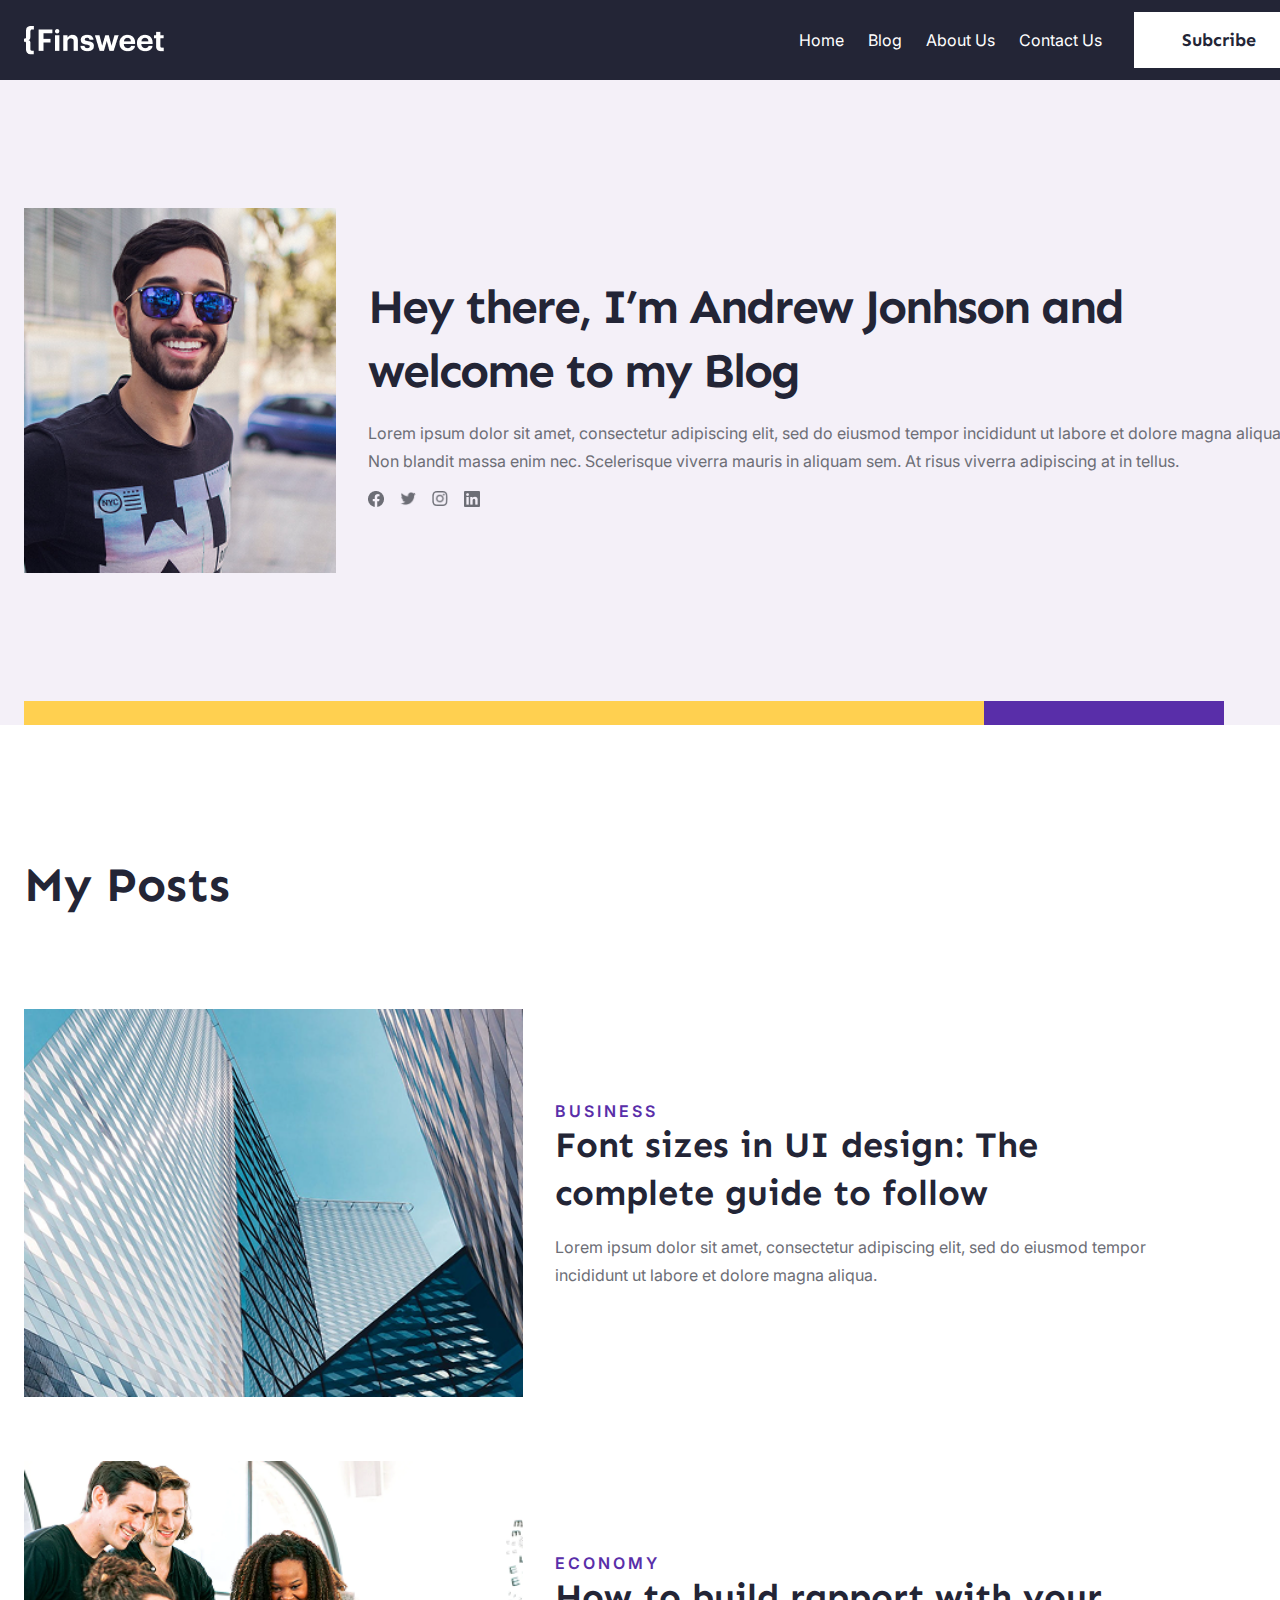
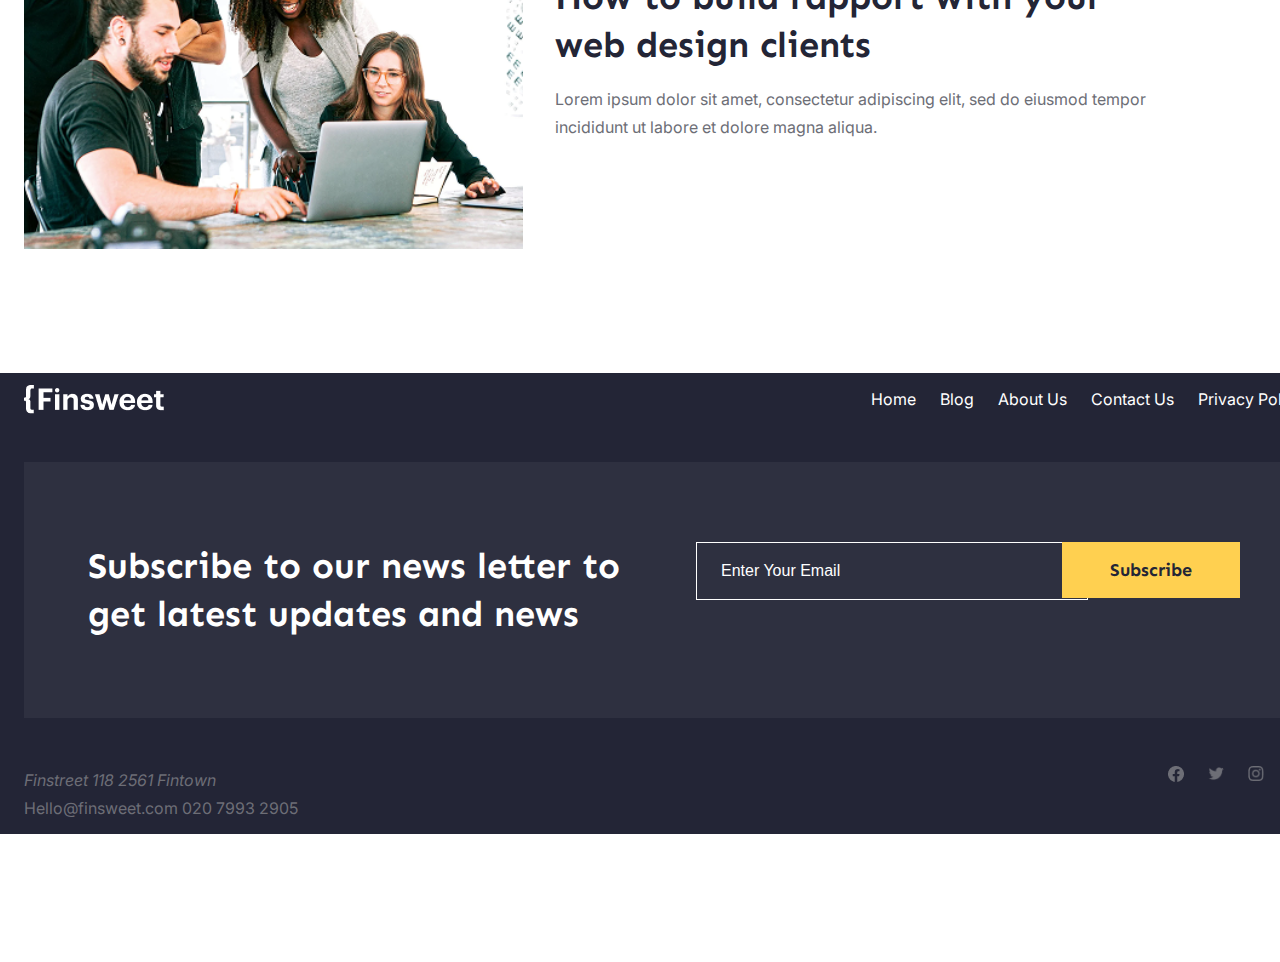
<file: author.html>
<!DOCTYPE html>
<html lang="en">
<head>
    <meta charset="UTF-8">
    <meta name="viewport" content="width=device-width, initial-scale=1.0">
    <title>Author</title>
    <link rel="stylesheet" href="./styles.css">
    <link rel="stylesheet" href="https://cdnjs.cloudflare.com/ajax/libs/font-awesome/6.4.0/css/all.min.css"/>
    <link href="https://fonts.googleapis.com/css2?family=Inter:wght@400;500;600;700&family=Sen:wght@400;700&display=swap" rel="stylesheet">
</head>
<body>
     <!--Header-->
     <header class="bg-black py-12">
        <div class="container flex justify-between items-center">
          <div>
            <a href="index.html" class="logo">
              <img src="assets/images/logo-1.png" alt="">
            </a>
          </div>
          <div class="flex items-center gap-1">
            <nav class="flex items-center gap-2">
              <a href="index.html" class="text-white">Home</a>
              <a href="blog.html" class="text-white">Blog</a>
              <a href="aboutus.html" class="text-white">About Us</a>
              <a href="contactus.html" class="text-white">Contact Us</a>
            </nav>
            <button class="btn">Subcribe</button>
          </div>
        </div>
    </header>

    <!--Hero-->
    <div class="bg-light-purple">
        <section class="flex items-center gap-1 container">
          <div class="w-25 justify-center py-128">
            <img src="assets/images/men-2.png" alt="author" class="w-full"/>
          </div>
          <div class="w-75 flex-col">
            <h1 class="text-h1 mb-2" style="letter-spacing: -2px;">
              Hey there, I’m Andrew Jonhson and welcome to my Blog
            </h1>
            <p class="text-body-1 text-medium-grey text-regular">
              Lorem ipsum dolor sit amet, consectetur adipiscing elit, sed do
              eiusmod tempor incididunt ut labore et dolore magna aliqua. Non
              blandit massa enim nec. Scelerisque viverra mauris in aliquam sem.
              At risus viverra adipiscing at in tellus.
            </p>
            <div class="flex gap-3 text-black">
                <a href="#"><img src="assets/images/face.png" alt="" class="w-16 h-16"></a>
                <a href="#"><img src="assets/images/twitter.png" alt="" class="w-16 h-16"></a>
                <a href="#"><img src="assets/images/insta.png" alt="" class="w-16 h-16"></a>
                <a href="#"><img src="assets/images/linkedln.png" alt="" class="w-16 h-16"></a>
            </div>
          </div>
        </section>
        <section class="container flex">
          <div class="introduce-3"></div>
        </section>
      </div>

      <!--My Posts-->
      <div class="section">
        <div class="container mt-32">
            <h2 class="text-h1 py-32">My Posts</h2>
            <section class="flex flex-col gap-64 py-60">
              <article class="flex items-center gap-1">
                <a href="blogpost.html" class="w-40">
                  <img src="assets/images/city.png" alt="" class="w-full"/>
                </a>
                <div class="w-60">
                  <a href="category.html" class="text-medium text-purple uppercase" style="letter-spacing: 3px;">Business</a>
                  <div class="pr-132">
                    <a href="blogpost.html">
                      <h3 class="text-h2">Font sizes in UI design: The complete guide to follow</h3>
                    </a>
                    <p class="text-body-1 text-medium-grey text-regular">
                        Lorem ipsum dolor sit amet, consectetur adipiscing elit, sed do eiusmod tempor incididunt ut labore et dolore magna aliqua.
                    </p>
                  </div>
                </div>
              </article>
              <article class="flex items-center gap-1">
                <a href="blogpost.html" class="w-40">
                  <img src="assets/images/people-5.png" alt="" class="w-full"/>
                </a>
                <div class="w-60">
                  <a href="category.html" class="text-medium text-purple uppercase" style="letter-spacing: 3px;">Economy</a>
                  <div class="pr-132">
                    <a href="blogpost.html">
                      <h3 class="text-h2">How to build rapport with your web design clients</h3>
                    </a>
                    <p class="text-body-1 text-medium-grey text-regular">
                        Lorem ipsum dolor sit amet, consectetur adipiscing elit, sed do eiusmod tempor incididunt ut labore et dolore magna aliqua.
                    </p>
                  </div>
                </div>
              </article>
      </div>

      <!--Footer-->
      <footer class="section">
        <div class="bg-black py-12">
          <div class="container">
            <div class="flex justify-between items-center">
              <a href="">
                <img src="assets/images/logo-1.png" alt="">
              </a>
              <nav class="flex gap-2">
                <a href="index.html" class="text-white">Home</a>
                <a href="blog.html" class="text-white">Blog</a>
                <a href="aboutus.html" class="text-white">About Us</a>
                <a href="contactus.html" class="text-white">Contact Us</a>
                <a href="privacy.html" class="text-white">Privacy Policy</a>
              </nav>
            </div>
            <div class="bg-footer">
              <div class="footer-content">
                <div class="w-1/2">
                  <h2 class="text-h2 text-white">Subscribe to our news letter to get latest updates and news</h2>
                </div>
                <div class="flex gap-2 w-1/2">
                  <div class="w-full">
                    <input type="email" placeholder="Enter Your Email" class="input w-full">
                  </div>
                  <div>
                    <button class="btn btn-primary">Subscribe</button>
                  </div>
                </div>
              </div>
            </div>
            <div class="social">
              <div>
                <address class="text-medium-grey text-body-1 text-regular">Finstreet 118 2561 Fintown</address>
                <div>
                  <a href="mailto:Hello@finsweet.com" class="text-medium-grey text-regular text-body-1">Hello@finsweet.com</a>
                  <a href="tel:+02079932905" class="text-medium-grey text-regular text-body-1">020 7993 2905</a>
                </div>
              </div>
              <div class="flex gap-2 justify-center">
                <a href="#" class="text-black"><img src="assets/images/face.png" alt="" class="w-16 h-16"></a>
                <a href="#" class="text-black"><img src="assets/images/twitter.png" alt="" class="w-16 h-16"></a>
                <a href="#" class="text-black"><img src="assets/images/insta.png" alt="" class="w-16 h-16"></a>
                <a href="#" class="text-black"><img src="assets/images/linkedln.png" alt="" class="w-16 h-16"></a>
              </div>
            </div>
          </div>
        </div>
      </footer>

</body>
</html>
</file>
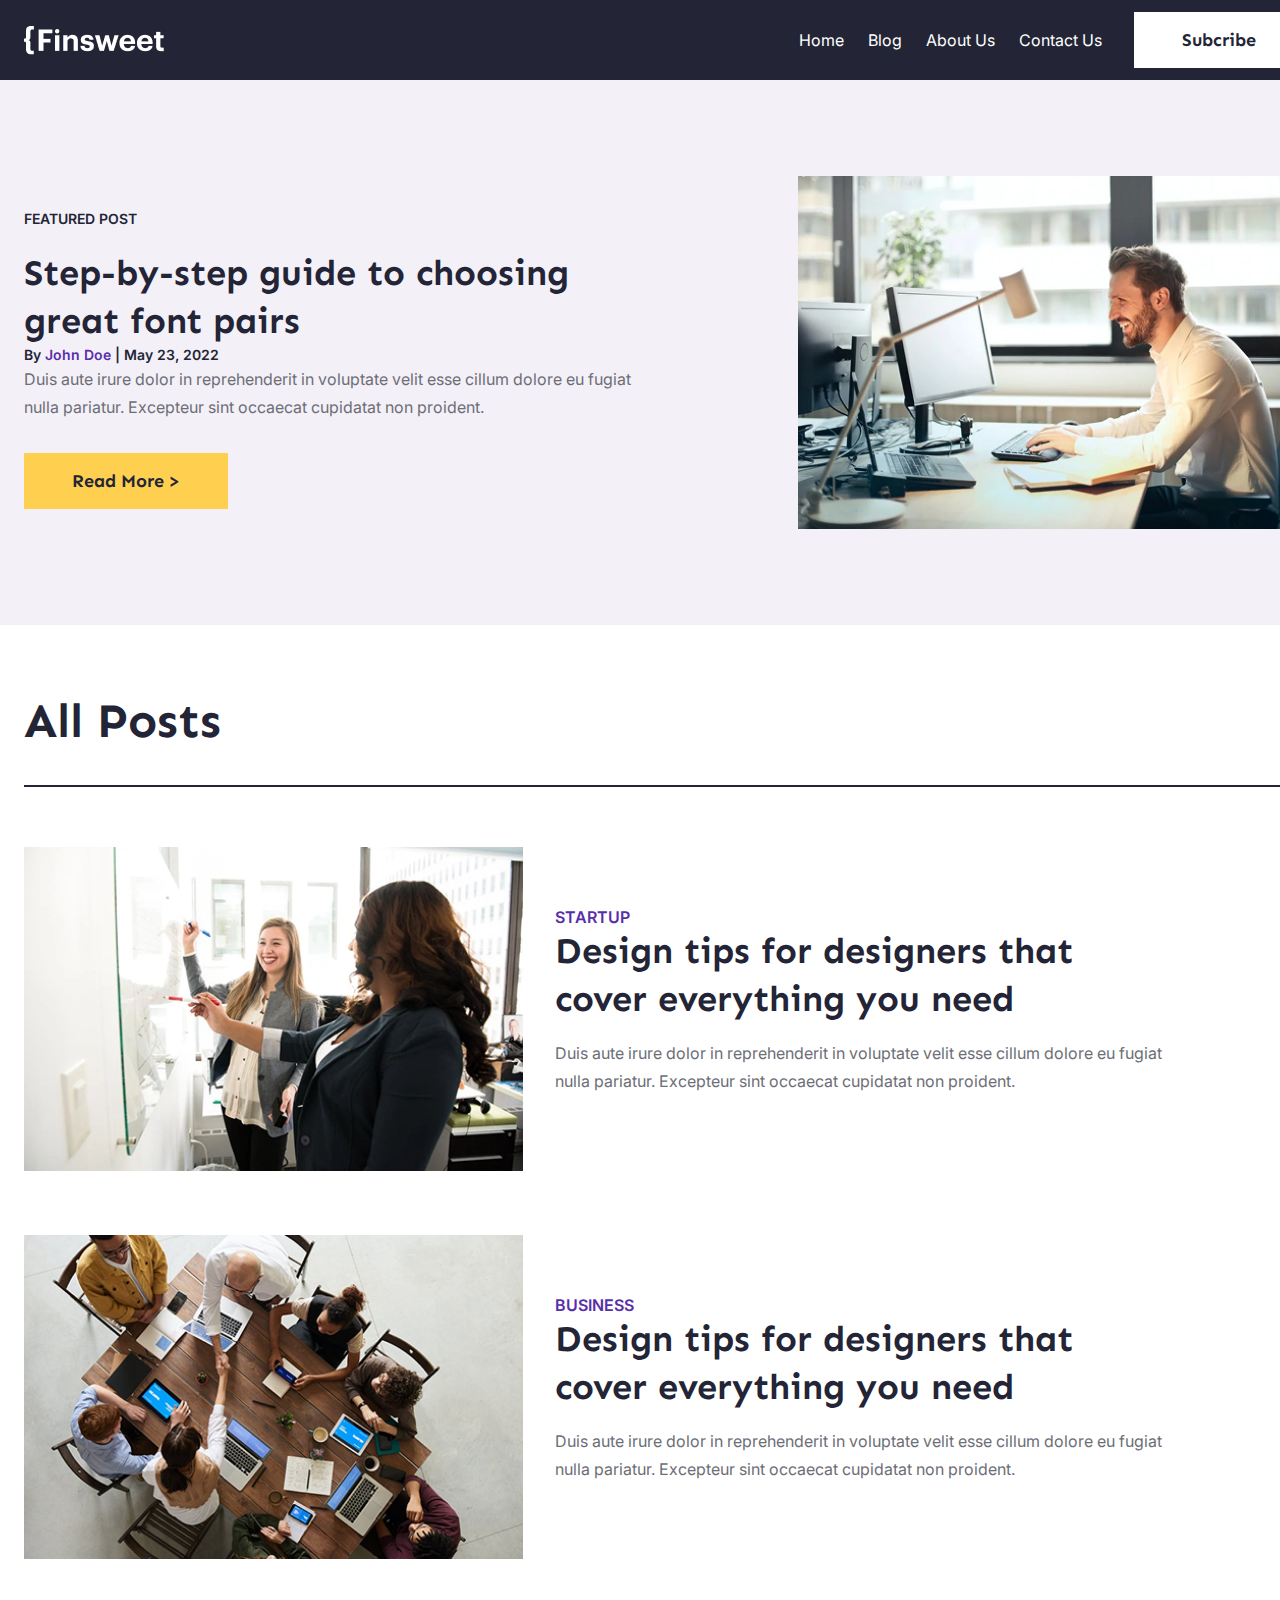
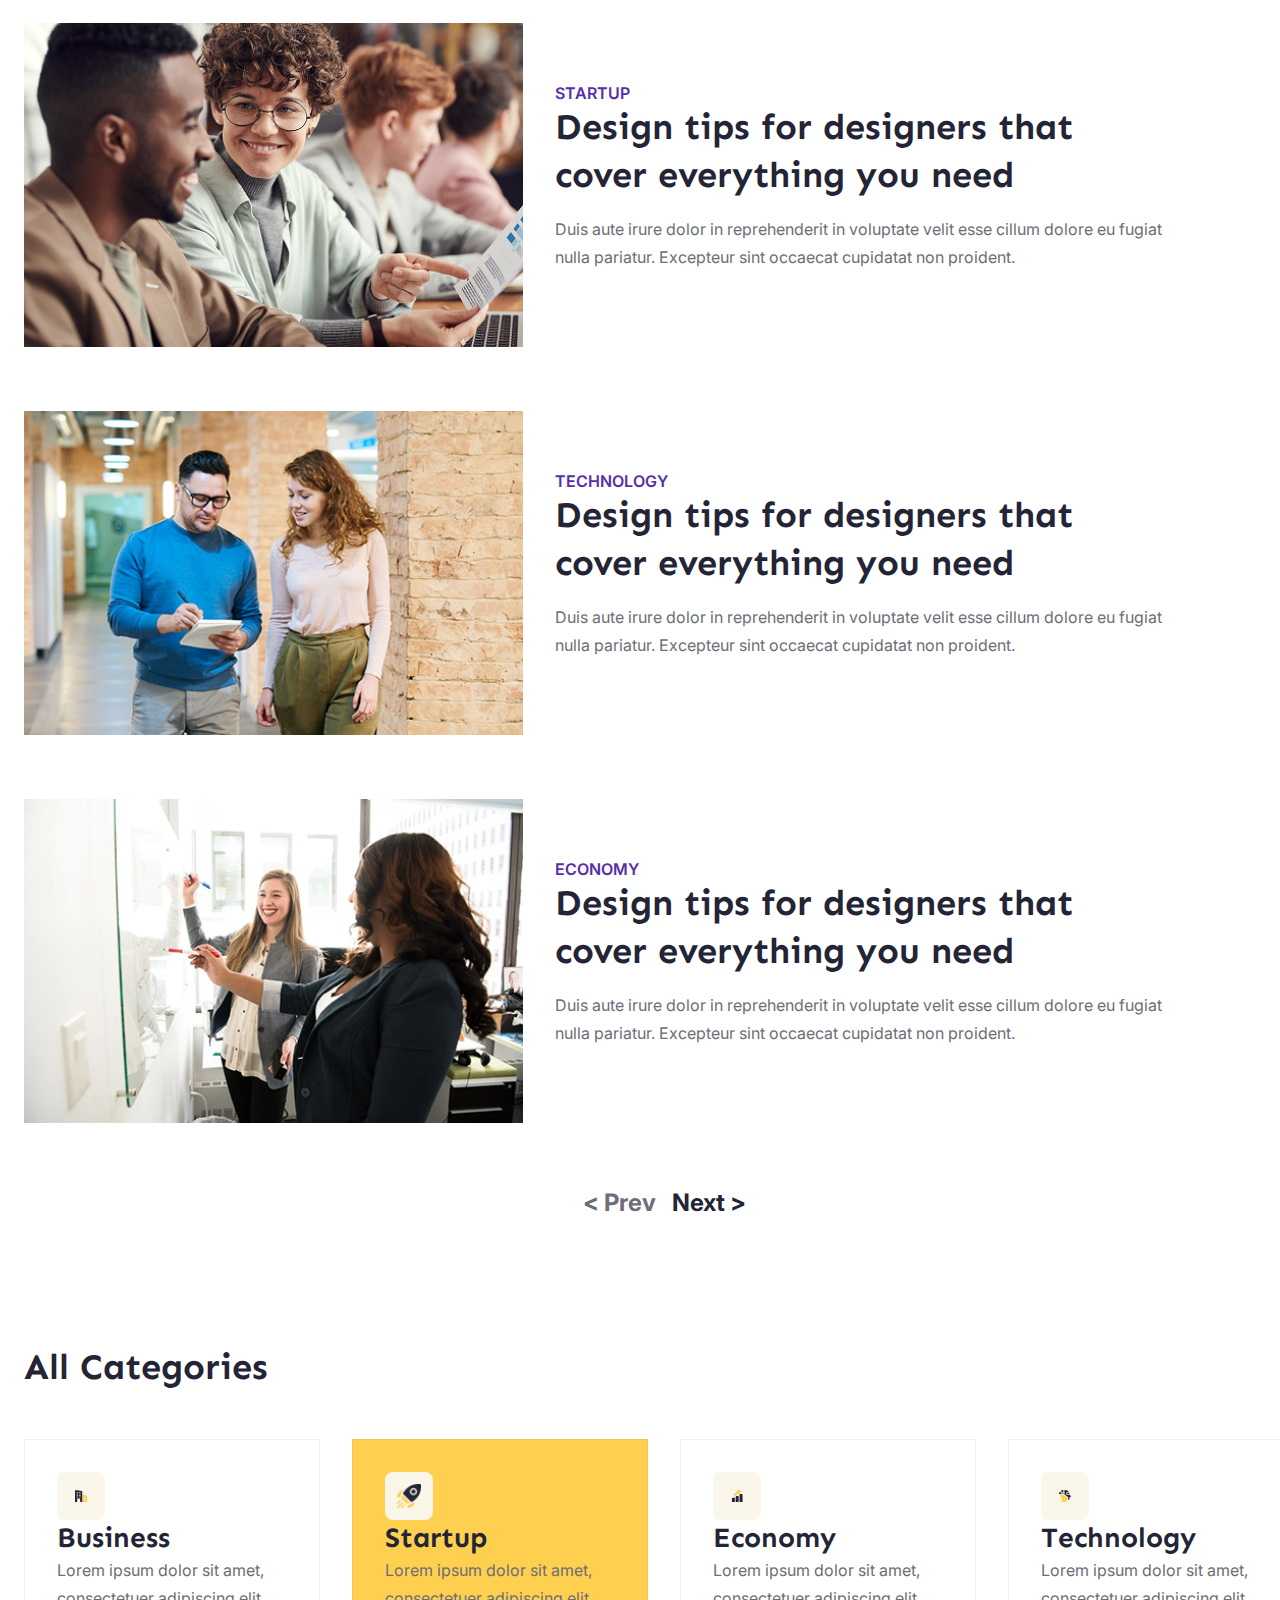
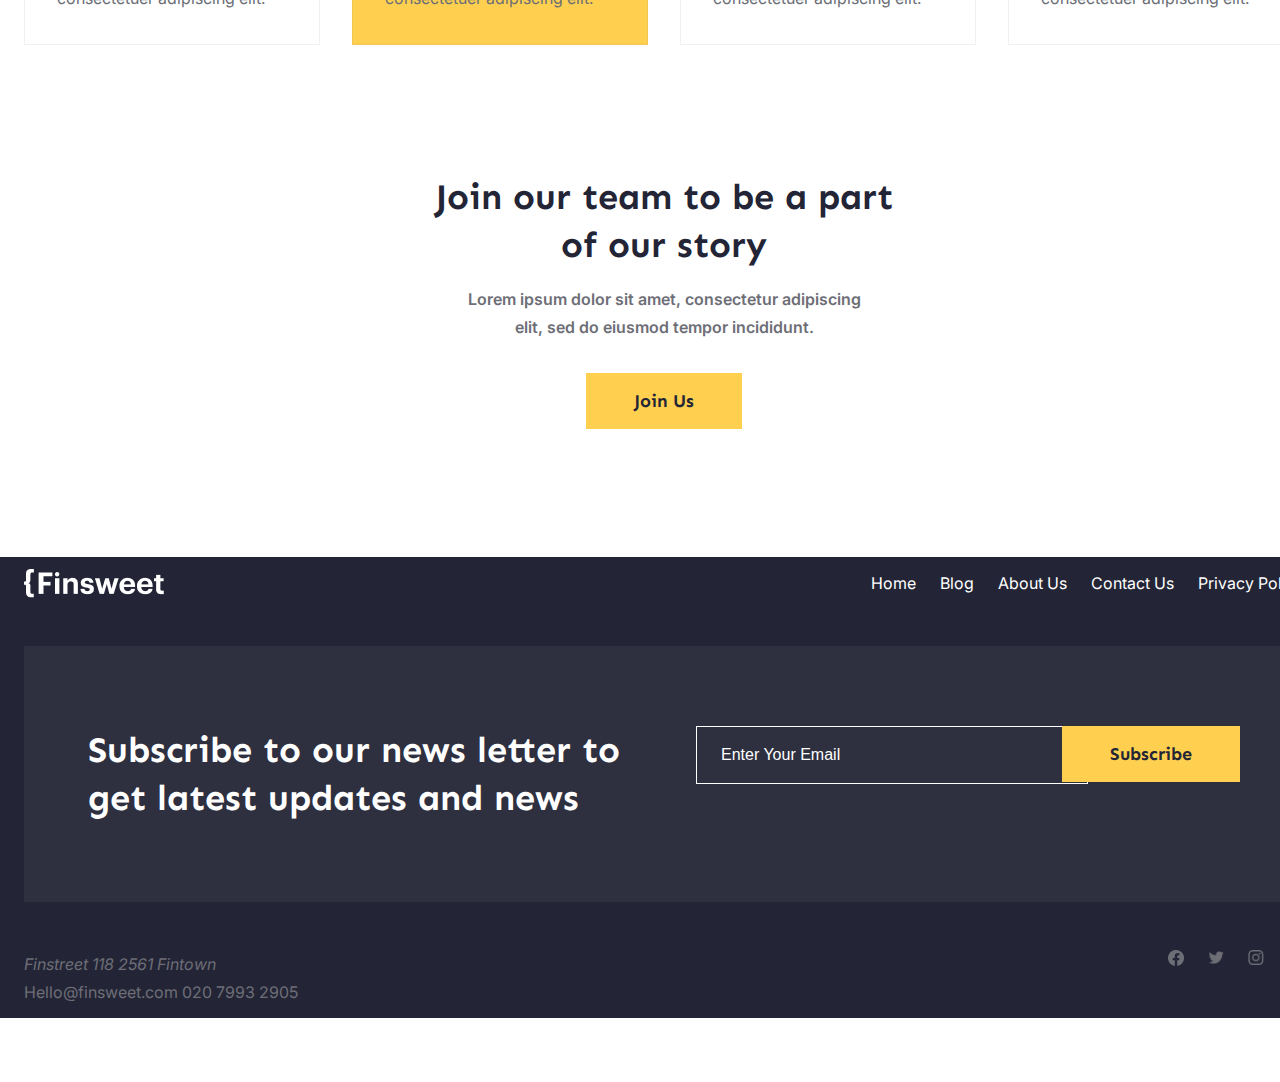
<file: blog.html>
<!DOCTYPE html>
<html lang="en">
<head>
    <meta charset="UTF-8">
    <meta name="viewport" content="width=device-width, initial-scale=1.0">
    <title>Blog</title>
    <link rel="stylesheet" href="./styles.css">
    <link rel="stylesheet" href="https://cdnjs.cloudflare.com/ajax/libs/font-awesome/6.4.0/css/all.min.css"/>
    <link href="https://fonts.googleapis.com/css2?family=Inter:wght@400;500;600;700&family=Sen:wght@400;700&display=swap" rel="stylesheet">
</head>
<body>
    <!-- Header -->
  <header class="bg-black py-12">
    <div class="container flex justify-between items-center">
      <div>
        <a href="index.html" class="logo">
          <img src="assets/images/logo-1.png" alt="">
        </a>
      </div>
      <div class="flex items-center gap-1">
        <nav class="flex items-center gap-2">
          <a href="index.html" class="text-white">Home</a>
          <a href="blog.html" class="text-white">Blog</a>
          <a href="aboutus.html" class="text-white">About Us</a>
          <a href="contactus.html" class="text-white">Contact Us</a>
        </nav>
        <button class="btn">Subcribe</button>
      </div>
    </div>
  </header>

  <!--Hero-->
  <div class="bg-light-purple py-96">
    <section class="container flex items-center gap-141">
        <div class="w-1/2 gap-2 flex-col">
            <p class="text-body-2 uppercase mb-20">Featured Post</p>
            <h1 class="text-h2">Step-by-step guide to choosing great font pairs</h1>
            <p class="m-0 text-body-2">By <span class="text-purple">John Doe</span> | 
                <time datetime="2022-05-23">May 23, 2022</time>
            </p>
            <p class="text-medium-grey m-0">
                Duis aute irure dolor in reprehenderit in voluptate velit esse cillum dolore eu fugiat nulla pariatur. Excepteur sint occaecat cupidatat non proident.
            </p>
            <div class="mt-32"><a href="" class="btn btn-primary">Read More &gt;</a></div>
        </div>
        <div class="w-40">
            <img src="assets/images/man-computer.png" alt="" class="w-full">
        </div>
    </section>
  </div>

  <!--All posts-->
  <div class="container mt-32">
    <h2 class="text-h1 py-32">All Posts</h2>
    <div class="border"></div>
    <section class="flex flex-col gap-64 py-60">
      <article class="flex items-center gap-1">
        <a href="blogpost.html" class="w-40">
          <img src="assets/images/people-1.png" alt="" class="w-full"/>
        </a>
        <div class="w-60">
          <a href="category.html" class="text-medium text-purple uppercase">Startup</a>
          <div class="pr-132">
            <a href="blogpost.html">
              <h3 class="text-h2">Design tips for designers that cover everything you need</h3>
            </a>
            <p class="text-body-1 text-medium-grey text-regular">
              Duis aute irure dolor in reprehenderit in voluptate velit esse
              cillum dolore eu fugiat nulla pariatur. Excepteur sint occaecat
              cupidatat non proident.
            </p>
          </div>
        </div>
      </article>
      <article class="flex items-center gap-1">
        <a href="blogpost.html" class="w-40">
          <img src="assets/images/people-2.png" alt="" class="w-full"/>
        </a>
        <div class="w-60">
          <a href="category.html" class="text-medium text-purple uppercase">BUSINESS</a>
          <div class="pr-132">
            <a href="blogpost.html">
              <h3 class="text-h2">Design tips for designers that cover everything you need</h3>
            </a>
            <p class="text-body-1 text-medium-grey text-regular">
              Duis aute irure dolor in reprehenderit in voluptate velit esse
              cillum dolore eu fugiat nulla pariatur. Excepteur sint occaecat
              cupidatat non proident.
            </p>
          </div>
        </div>
      </article>
      <article class="flex items-center gap-1">
        <a href="blogpost.html" class="w-40">
          <img src="assets/images/people-3.png" alt="" class="w-full"/>
        </a>
        <div class="w-60">
          <a href="category.html" class="text-medium text-purple uppercase">Startup</a>
          <div class="pr-132">
            <a href="blog-post.html">
              <h3 class="text-h2">Design tips for designers that cover everything you need</h3>
            </a>
            <p class="text-body-1 text-medium-grey text-regular">
              Duis aute irure dolor in reprehenderit in voluptate velit esse
              cillum dolore eu fugiat nulla pariatur. Excepteur sint occaecat
              cupidatat non proident.
            </p>
          </div>
        </div>
      </article>
      <article class="flex items-center gap-1">
        <a href="blogpost.html" class="w-40">
          <img src="assets/images/people-4.png" alt="" class="w-full"/>
        </a>
        <div class="w-60">
          <a href="category.html" class="text-medium text-purple uppercase">TECHNOLOGY</a>
          <div class="pr-132">
            <a href="blog-post.html">
              <h3 class="text-h2">Design tips for designers that cover everything you need</h3>
            </a>
            <p class="text-body-1 text-medium-grey text-regular">
              Duis aute irure dolor in reprehenderit in voluptate velit esse
              cillum dolore eu fugiat nulla pariatur. Excepteur sint occaecat
              cupidatat non proident.
            </p>
          </div>
        </div>
      </article>
      <article class="flex items-center gap-1">
        <a href="blogpost.html" class="w-40">
          <img src="assets/images/people-1.png" alt="" class="w-full"/>
        </a>
        <div class="w-60">
          <a href="category.html" class="text-medium text-purple uppercase">ECONOMY</a>
          <div class="pr-132">
            <a href="blog-post.html">
              <h3 class="text-h2">Design tips for designers that cover everything you need</h3>
            </a>
            <p class="text-body-1 text-medium-grey text-regular">
              Duis aute irure dolor in reprehenderit in voluptate velit esse
              cillum dolore eu fugiat nulla pariatur. Excepteur sint occaecat
              cupidatat non proident.
            </p>
          </div>
        </div>
      </article>
      <div class="flex justify-center gap-3">
        <a class="btn-prev">&lt; Prev</a>
        <a class="btn-next">Next &gt;</a>
      </div>
    </section>
  </div>

  <!--All Category-->
  <div class="container">
    <section class="section flex flex-col gap-3">
      <h2 class="text-h2  mb-32">All Categories</h2>
      <div class="grid grid-cols-4">
        <a href="" class="category-item">
          <div class="border border-medium-grey/10 p-32">
            <div>
              <span class="icon icon-primary icon-2x">
                <img src="assets/images/icon-1.png" alt="">
              </span>
            </div>
            <h3 class="text-h3">Business</h3>
            <p class="text-medium-grey m-0">Lorem ipsum dolor sit amet, consectetuer adipiscing elit.</p>
          </div>
        </a>
        <a href="" class="category-item">
          <div class="border border-medium-grey/10 p-32 bg-yellow">
            <div>
              <span class="icon icon-primary icon-2x">
                <img src="assets/images/icon-2.png" alt="">
              </span>
            </div>
            <h3 class="text-h3">Startup</h3>
            <p class="text-medium-grey m-0">Lorem ipsum dolor sit amet, consectetuer adipiscing elit.</p>
          </div>
        </a>
        <a href="" class="category-item">
          <div class="border border-medium-grey/10 p-32">
            <div>
              <span class="icon icon-primary icon-2x">
                <img src="assets/images/icon-3.png" alt="">
              </span>
            </div>
            <h3 class="text-h3">Economy</h3>
            <p class="text-medium-grey m-0">Lorem ipsum dolor sit amet, consectetuer adipiscing elit.</p>
          </div>
        </a>
        <a href="" class="category-item">
          <div class="border border-medium-grey/10 p-32">
            <div>
              <span class="icon icon-primary icon-2x">
                <img src="assets/images/icon-4.png" alt="">
              </span>
            </div>
            <h3 class="text-h3">Technology</h3>
            <p class="text-medium-grey m-0">Lorem ipsum dolor sit amet, consectetuer adipiscing elit.</p>
          </div>
        </a>
      </div>
    </section>
  </div>

  <!--Join Our Team-->
 <div class="section">
    <div class="container flex flex-col items-center justify-center min-h-screen bg-white px-24">
        <div class="flex flex-col items-center max-w-414 text-center">
            <h2 class="text-h2 mb-16">Join our team to be a part<br> of our story</h2>
            <p class="text-body-1 text-medium-grey mb-32">Lorem ipsum dolor sit amet, consectetur adipiscing<br>elit, sed do eiusmod tempor incididunt.</p>
            <button class="btn btn-primary">Join Us</button>
            </button>
        </div>
    </div>
 </div>

  <!-- Footer -->
  <footer class="section">
    <div class="bg-black py-12">
      <div class="container">
        <div class="flex justify-between items-center">
          <a href="">
            <img src="assets/images/logo-1.png" alt="">
          </a>
          <nav class="flex gap-2">
            <a href="index.html" class="text-white">Home</a>
            <a href="blog.html" class="text-white">Blog</a>
            <a href="aboutus.html" class="text-white">About Us</a>
            <a href="contactus.html" class="text-white">Contact Us</a>
            <a href="privacy.html" class="text-white">Privacy Policy</a>
          </nav>
        </div>
        <div class="bg-footer">
          <div class="footer-content">
            <div class="w-1/2">
              <h2 class="text-h2 text-white">Subscribe to our news letter to get latest updates and news</h2>
            </div>
            <div class="flex gap-2 w-1/2">
              <div class="w-full">
                <input type="email" placeholder="Enter Your Email" class="input w-full">
              </div>
              <div>
                <button class="btn btn-primary">Subscribe</button>
              </div>
            </div>
          </div>
        </div>
        <div class="social">
          <div>
            <address class="text-medium-grey text-body-1 text-regular">Finstreet 118 2561 Fintown</address>
            <div>
              <a href="mailto:Hello@finsweet.com" class="text-medium-grey text-regular text-body-1">Hello@finsweet.com</a>
              <a href="tel:+02079932905" class="text-medium-grey text-regular text-body-1">020 7993 2905</a>
            </div>
          </div>
          <div class="flex gap-2 justify-center">
            <a href="#" class="text-black"><img src="assets/images/face.png" alt="" class="w-16 h-16"></a>
            <a href="#" class="text-black"><img src="assets/images/twitter.png" alt="" class="w-16 h-16"></a>
            <a href="#" class="text-black"><img src="assets/images/insta.png" alt="" class="w-16 h-16"></a>
            <a href="#" class="text-black"><img src="assets/images/linkedln.png" alt="" class="w-16 h-16"></a>
          </div>
        </div>
      </div>
    </div>
  </footer>




</body>
</html>
</file>
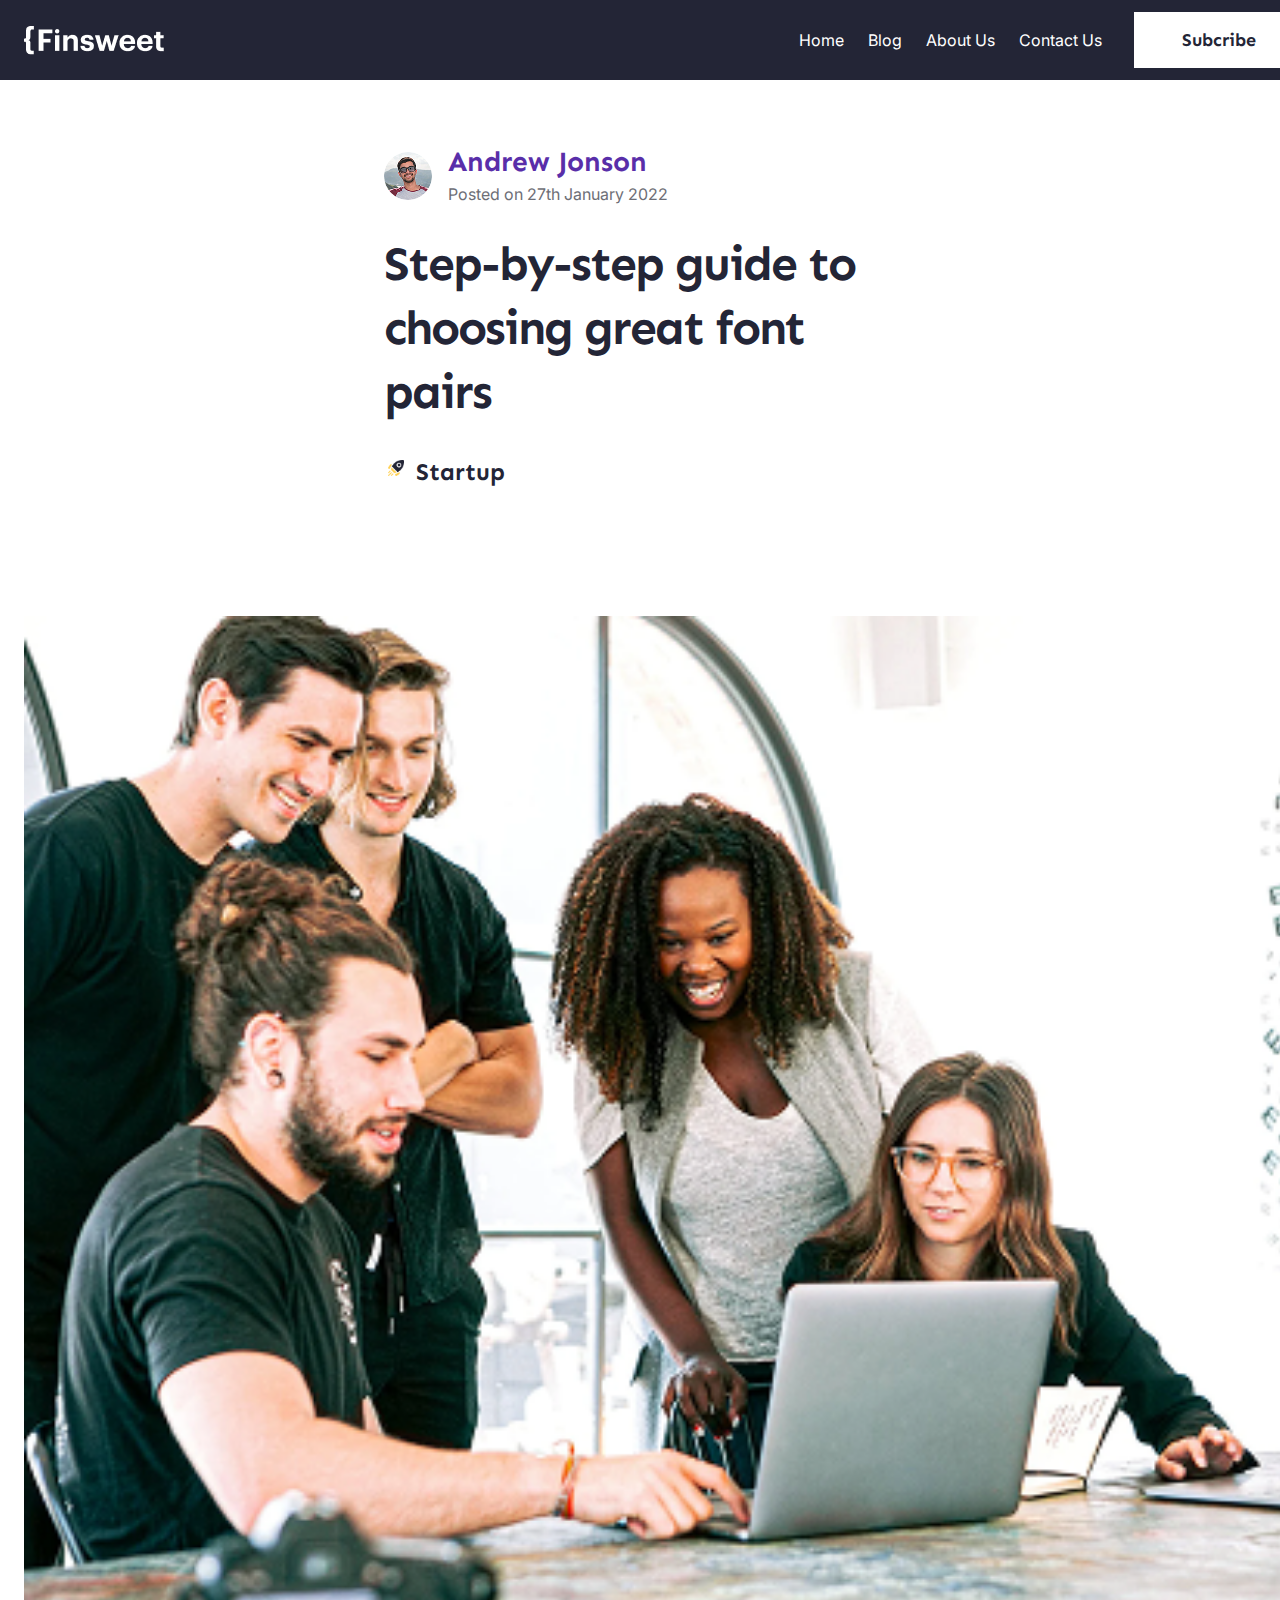
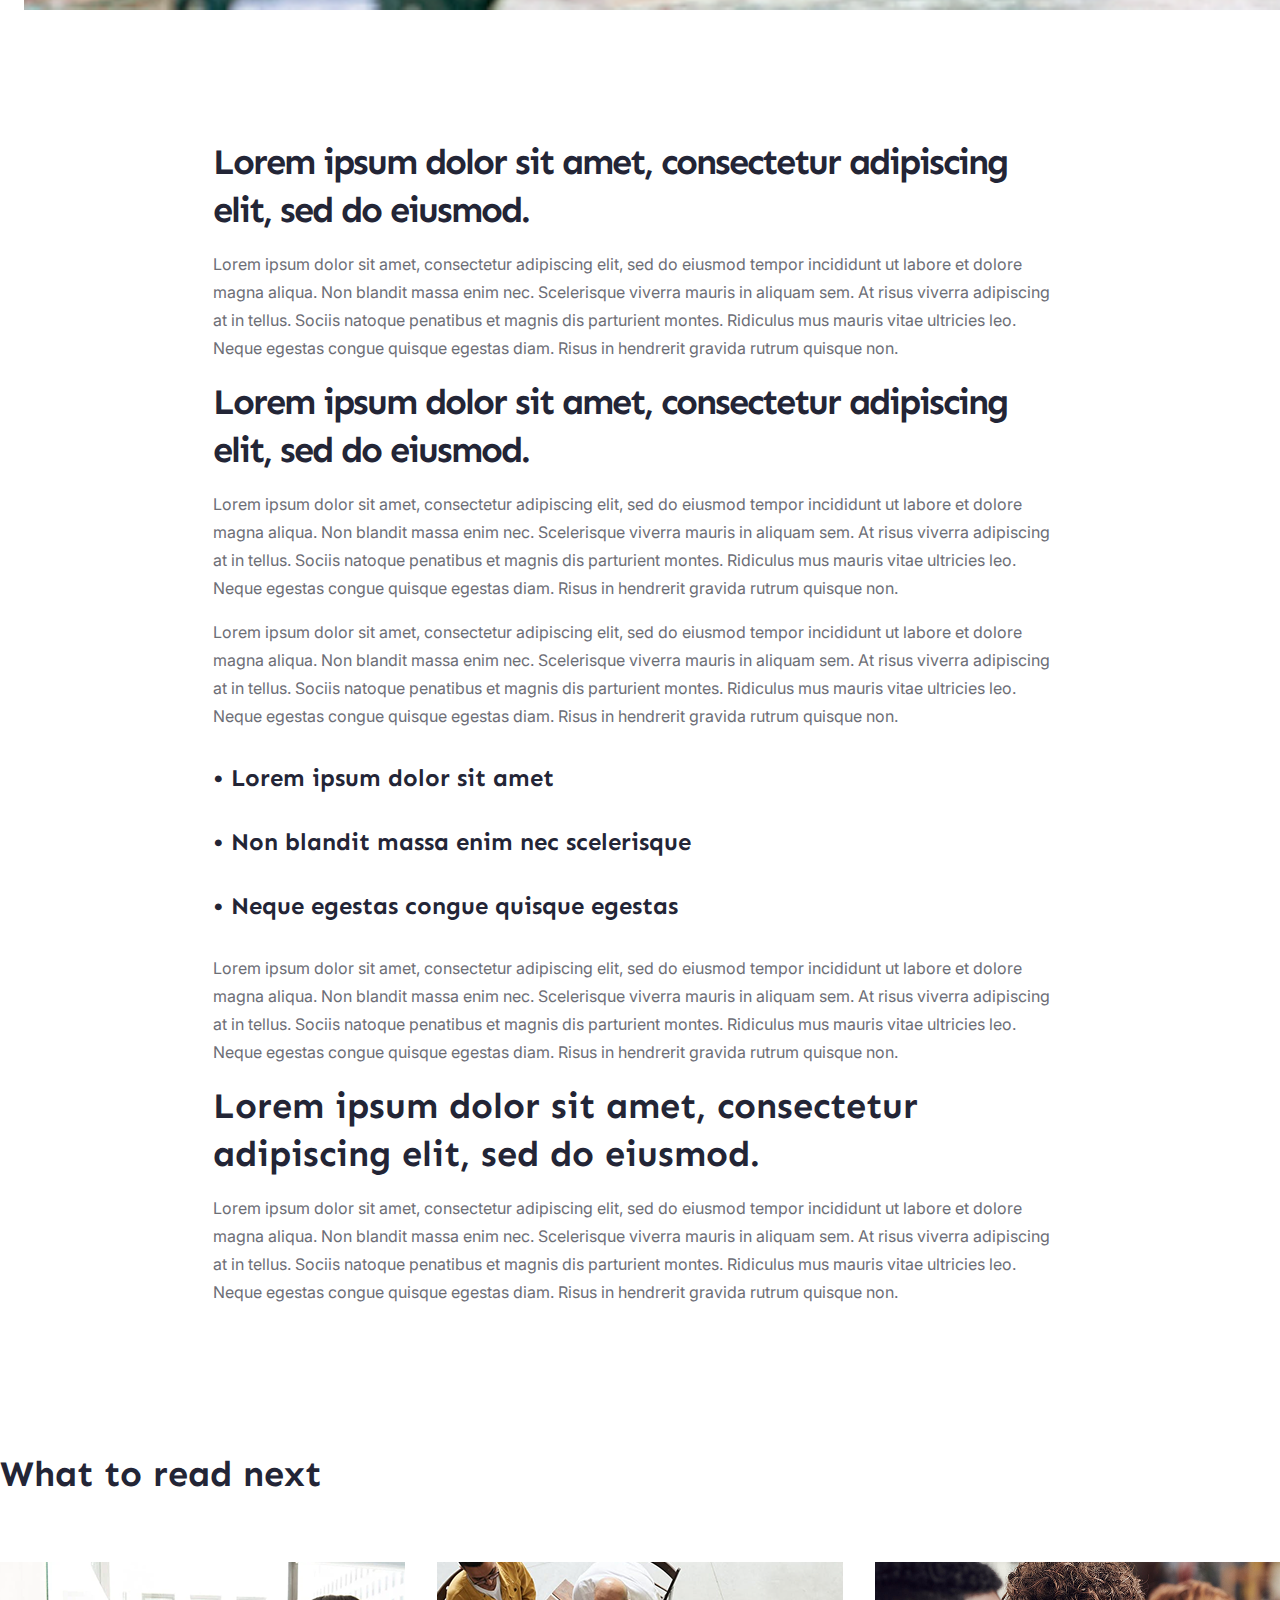
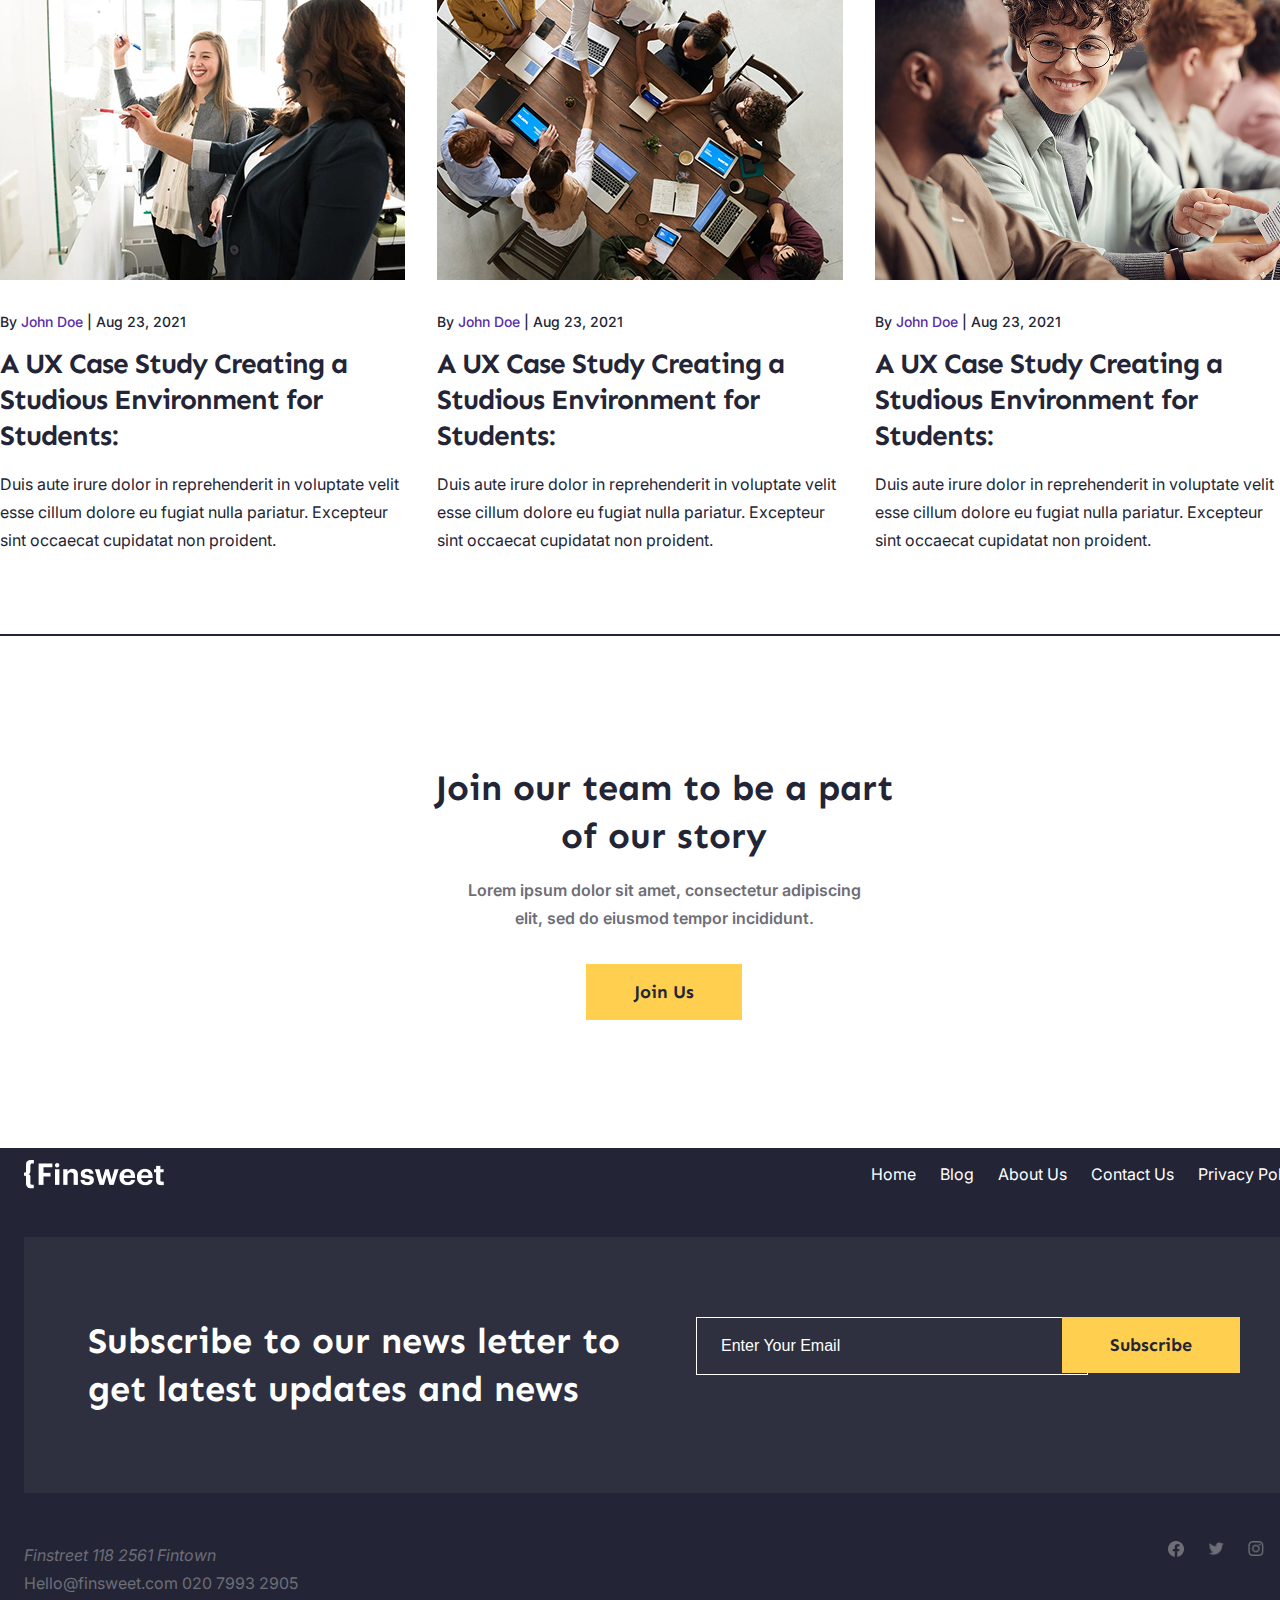
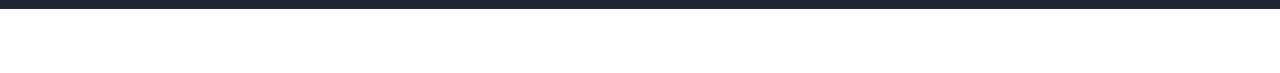
<file: blogpost.html>
<!DOCTYPE html>
<html lang="en">
<head>
    <meta charset="UTF-8">
    <meta name="viewport" content="width=device-width, initial-scale=1.0">
    <title>Blog Post</title>
    <link rel="stylesheet" href="./styles.css">
    <link rel="stylesheet" href="https://cdnjs.cloudflare.com/ajax/libs/font-awesome/6.4.0/css/all.min.css"/>
    <link href="https://fonts.googleapis.com/css2?family=Inter:wght@400;500;600;700&family=Sen:wght@400;700&display=swap" rel="stylesheet">
</head>
<body>
    <!--Header-->
    <header class="bg-black py-12">
        <div class="container flex justify-between items-center">
          <div>
            <a href="index.html" class="logo">
              <img src="assets/images/logo-1.png" alt="">
            </a>
          </div>
          <div class="flex items-center gap-1">
            <nav class="flex items-center gap-2">
              <a href="index.html" class="text-white">Home</a>
              <a href="blog.html" class="text-white">Blog</a>
              <a href="aboutus.html" class="text-white">About Us</a>
              <a href="contactus.html" class="text-white">Contact Us</a>
            </nav>
            <button class="btn">Subcribe</button>
          </div>
        </div>
      </header>

    <!--Blog Inner-->
    <div class="section">
        <div class="w-40 container justify-center">
            <section class="flex flex-col gap-2">
              <div class="flex gap-3 items-center">
                <div class="">
                  <a href="author.html"><img src="assets/images/men.png" alt="avatar" class="w-48 h-48 rounded-full"/></a>
                </div>
                <div>
                  <a href="aboutus.html" rel="" class="text-h3 text-purple">Andrew Jonson</a>
                  <p class="m-0 text-body-1 text-medium-grey text-regular">
                    Posted on <time datetime="2022-01-27"> 27th January 2022</time>
                  </p>
                </div>
              </div>
              <div>
                <h1 class="text-h1" style="letter-spacing: -2px;">
                  Step-by-step guide to choosing great font pairs
                </h1>
              </div>
              <div class="flex gap-4 mt-8">
                <img src="assets/images/icon-2.png" alt="" class="icon">
                <a href="category.html"><h4 class="text-h4">Startup</h4></a>
              </div>
            </div>
              </div>
            </section>
          </div>
          <section class="container my-64">
            <img src="assets/images/people-5.png" alt="banner blog post" class="w-full"/>
          </section>
        </div>
    </div>

    <!--Blog Content-->
    <div class="container w-2/3 flex-col gap-48 section">
        <section>
          <h2 class="text-h2" style="letter-spacing: -2px;">
            Lorem ipsum dolor sit amet, consectetur adipiscing elit, sed do
            eiusmod.
          </h2>
          <p class="text-body-1 text-medium-grey text-regular">
            Lorem ipsum dolor sit amet, consectetur adipiscing elit, sed do
            eiusmod tempor incididunt ut labore et dolore magna aliqua. Non
            blandit massa enim nec. Scelerisque viverra mauris in aliquam sem. At
            risus viverra adipiscing at in tellus. Sociis natoque penatibus et
            magnis dis parturient montes. Ridiculus mus mauris vitae ultricies
            leo. Neque egestas congue quisque egestas diam. Risus in hendrerit
            gravida rutrum quisque non.
          </p>
        </section>
        <section>
            <h2 class="text-h2" style="letter-spacing: -2px;">
                Lorem ipsum dolor sit amet, consectetur adipiscing elit, sed do
                eiusmod.
            </h2>
          <p class="text-body-1 text-medium-grey text-regular">
            Lorem ipsum dolor sit amet, consectetur adipiscing elit, sed do
            eiusmod tempor incididunt ut labore et dolore magna aliqua. Non
            blandit massa enim nec. Scelerisque viverra mauris in aliquam sem. At
            risus viverra adipiscing at in tellus. Sociis natoque penatibus et
            magnis dis parturient montes. Ridiculus mus mauris vitae ultricies
            leo. Neque egestas congue quisque egestas diam. Risus in hendrerit
            gravida rutrum quisque non.
          </p>
          <p class="text-body-1 text-medium-grey text-regular">
            Lorem ipsum dolor sit amet, consectetur adipiscing elit, sed do
            eiusmod tempor incididunt ut labore et dolore magna aliqua. Non
            blandit massa enim nec. Scelerisque viverra mauris in aliquam sem. At
            risus viverra adipiscing at in tellus. Sociis natoque penatibus et
            magnis dis parturient montes. Ridiculus mus mauris vitae ultricies
            leo. Neque egestas congue quisque egestas diam. Risus in hendrerit
            gravida rutrum quisque non.
          </p>
          <div class="text-h4 flex-col">
            <h4>&#8226; Lorem ipsum dolor sit amet</h4>
            <h4>&#8226; Non blandit massa enim nec scelerisque</h4>
            <h4>&#8226; Neque egestas congue quisque egestas</h4>
          </div>
          <p class="text-body-1 text-medium-grey text-regular">
            Lorem ipsum dolor sit amet, consectetur adipiscing elit, sed do
            eiusmod tempor incididunt ut labore et dolore magna aliqua. Non
            blandit massa enim nec. Scelerisque viverra mauris in aliquam sem. At
            risus viverra adipiscing at in tellus. Sociis natoque penatibus et
            magnis dis parturient montes. Ridiculus mus mauris vitae ultricies
            leo. Neque egestas congue quisque egestas diam. Risus in hendrerit
            gravida rutrum quisque non.
          </p>
        </section>
        <section>
          <h2 class="text-h2">
            Lorem ipsum dolor sit amet, consectetur adipiscing elit, sed do
            eiusmod.
          </h2>
          <p class="text-body-1 text-medium-grey text-regular">
            Lorem ipsum dolor sit amet, consectetur adipiscing elit, sed do
            eiusmod tempor incididunt ut labore et dolore magna aliqua. Non
            blandit massa enim nec. Scelerisque viverra mauris in aliquam sem. At
            risus viverra adipiscing at in tellus. Sociis natoque penatibus et
            magnis dis parturient montes. Ridiculus mus mauris vitae ultricies
            leo. Neque egestas congue quisque egestas diam. Risus in hendrerit
            gravida rutrum quisque non.
          </p>
        </section>
      </div>

      <!--Other Posts-->
      <div class="container section">
        <h2 class="text-h2">What to read next</h2>
        <div class="grid grid-cols-3 gap-1 my-64">
          <section class="grid-row">
            <a href="blogpost.html"><img src="assets/images/people-1.png" alt="" class="w-full h-318 object-cover"/></a>
            <p class="mt-32 text-label">
              By <a href="author.html" class="text-purple">John Doe</a> |
              <time datetime="2021-08-23">Aug 23, 2021</time>
            </p>
            <a href="blogpost.html" rel="">
              <h3 class="text-h3" style="letter-spacing: -1px;">A UX Case Study Creating a Studious Environment for Students:</h3>
            </a>
            <p>
              Duis aute irure dolor in reprehenderit in voluptate velit esse
              cillum dolore eu fugiat nulla pariatur. Excepteur sint occaecat
              cupidatat non proident.
            </p>
          </section>
          <section class="grid-row">
            <a href="blogpost.html"><img src="assets/images/people-2.png" alt="" class="w-full h-318 object-cover"/></a>
            <p class="mt-32 text-label">
              By <a href="author.html" class="text-purple">John Doe</a> |
              <time datetime="2021-08-23">Aug 23, 2021</time>
            </p>
            <a href="blogpost.html" rel="">
              <h3 class="text-h3" style="letter-spacing: -1px;">A UX Case Study Creating a Studious Environment for Students:</h3>
            </a>
            <p>
              Duis aute irure dolor in reprehenderit in voluptate velit esse
              cillum dolore eu fugiat nulla pariatur. Excepteur sint occaecat
              cupidatat non proident.
            </p>
          </section>
          <section class="grid-row">
            <a href="blogpost.html"><img src="assets/images/people-3.png" alt="" class="w-full h-318 object-cover"/></a>
            <p class="mt-32 text-label">
              By <a href="author.html" class="text-purple">John Doe</a> |
              <time datetime="2021-08-23">Aug 23, 2021</time>
            </p>
            <a href="blogpost.html" rel="">
              <h3 class="text-h3" style="letter-spacing: -1px;">A UX Case Study Creating a Studious Environment for Students:</h3>
            </a>
            <p>
              Duis aute irure dolor in reprehenderit in voluptate velit esse
              cillum dolore eu fugiat nulla pariatur. Excepteur sint occaecat
              cupidatat non proident.
            </p>
          </section>
        </div>
        <div class="border"></div>
      </div>

      <!--Join Our Team-->
      <div class="section">
        <div class="container flex flex-col items-center justify-center min-h-screen bg-white px-24">
            <div class="flex flex-col items-center max-w-414 text-center">
                <h2 class="text-h2 mb-16">Join our team to be a part<br> of our story</h2>
                <p class="text-body-1 text-medium-grey mb-32">Lorem ipsum dolor sit amet, consectetur adipiscing<br>elit, sed do eiusmod tempor incididunt.</p>
                <button class="btn btn-primary">Join Us</button>
                </button>
            </div>
        </div>
     </div>

     <!-- Footer -->
  <footer class="section">
    <div class="bg-black py-12">
      <div class="container">
        <div class="flex justify-between items-center">
          <a href="">
            <img src="assets/images/logo-1.png" alt="">
          </a>
          <nav class="flex gap-2">
            <a href="index.html" class="text-white">Home</a>
            <a href="blog.html" class="text-white">Blog</a>
            <a href="aboutus.html" class="text-white">About Us</a>
            <a href="contactus.html" class="text-white">Contact Us</a>
            <a href="privacy.html" class="text-white">Privacy Policy</a>
          </nav>
        </div>
        <div class="bg-footer">
          <div class="footer-content">
            <div class="w-1/2">
              <h2 class="text-h2 text-white">Subscribe to our news letter to get latest updates and news</h2>
            </div>
            <div class="flex gap-2 w-1/2">
              <div class="w-full">
                <input type="email" placeholder="Enter Your Email" class="input w-full">
              </div>
              <div>
                <button class="btn btn-primary">Subscribe</button>
              </div>
            </div>
          </div>
        </div>
        <div class="social">
          <div>
            <address class="text-medium-grey text-body-1 text-regular">Finstreet 118 2561 Fintown</address>
            <div>
              <a href="mailto:Hello@finsweet.com" class="text-medium-grey text-regular text-body-1">Hello@finsweet.com</a>
              <a href="tel:+02079932905" class="text-medium-grey text-regular text-body-1">020 7993 2905</a>
            </div>
          </div>
          <div class="flex gap-2 justify-center">
            <a href="#" class="text-black"><img src="assets/images/face.png" alt="" class="w-16 h-16"></a>
            <a href="#" class="text-black"><img src="assets/images/twitter.png" alt="" class="w-16 h-16"></a>
            <a href="#" class="text-black"><img src="assets/images/insta.png" alt="" class="w-16 h-16"></a>
            <a href="#" class="text-black"><img src="assets/images/linkedln.png" alt="" class="w-16 h-16"></a>
          </div>
        </div>
      </div>
    </div>
  </footer>

    
</body>
</html>
</file>
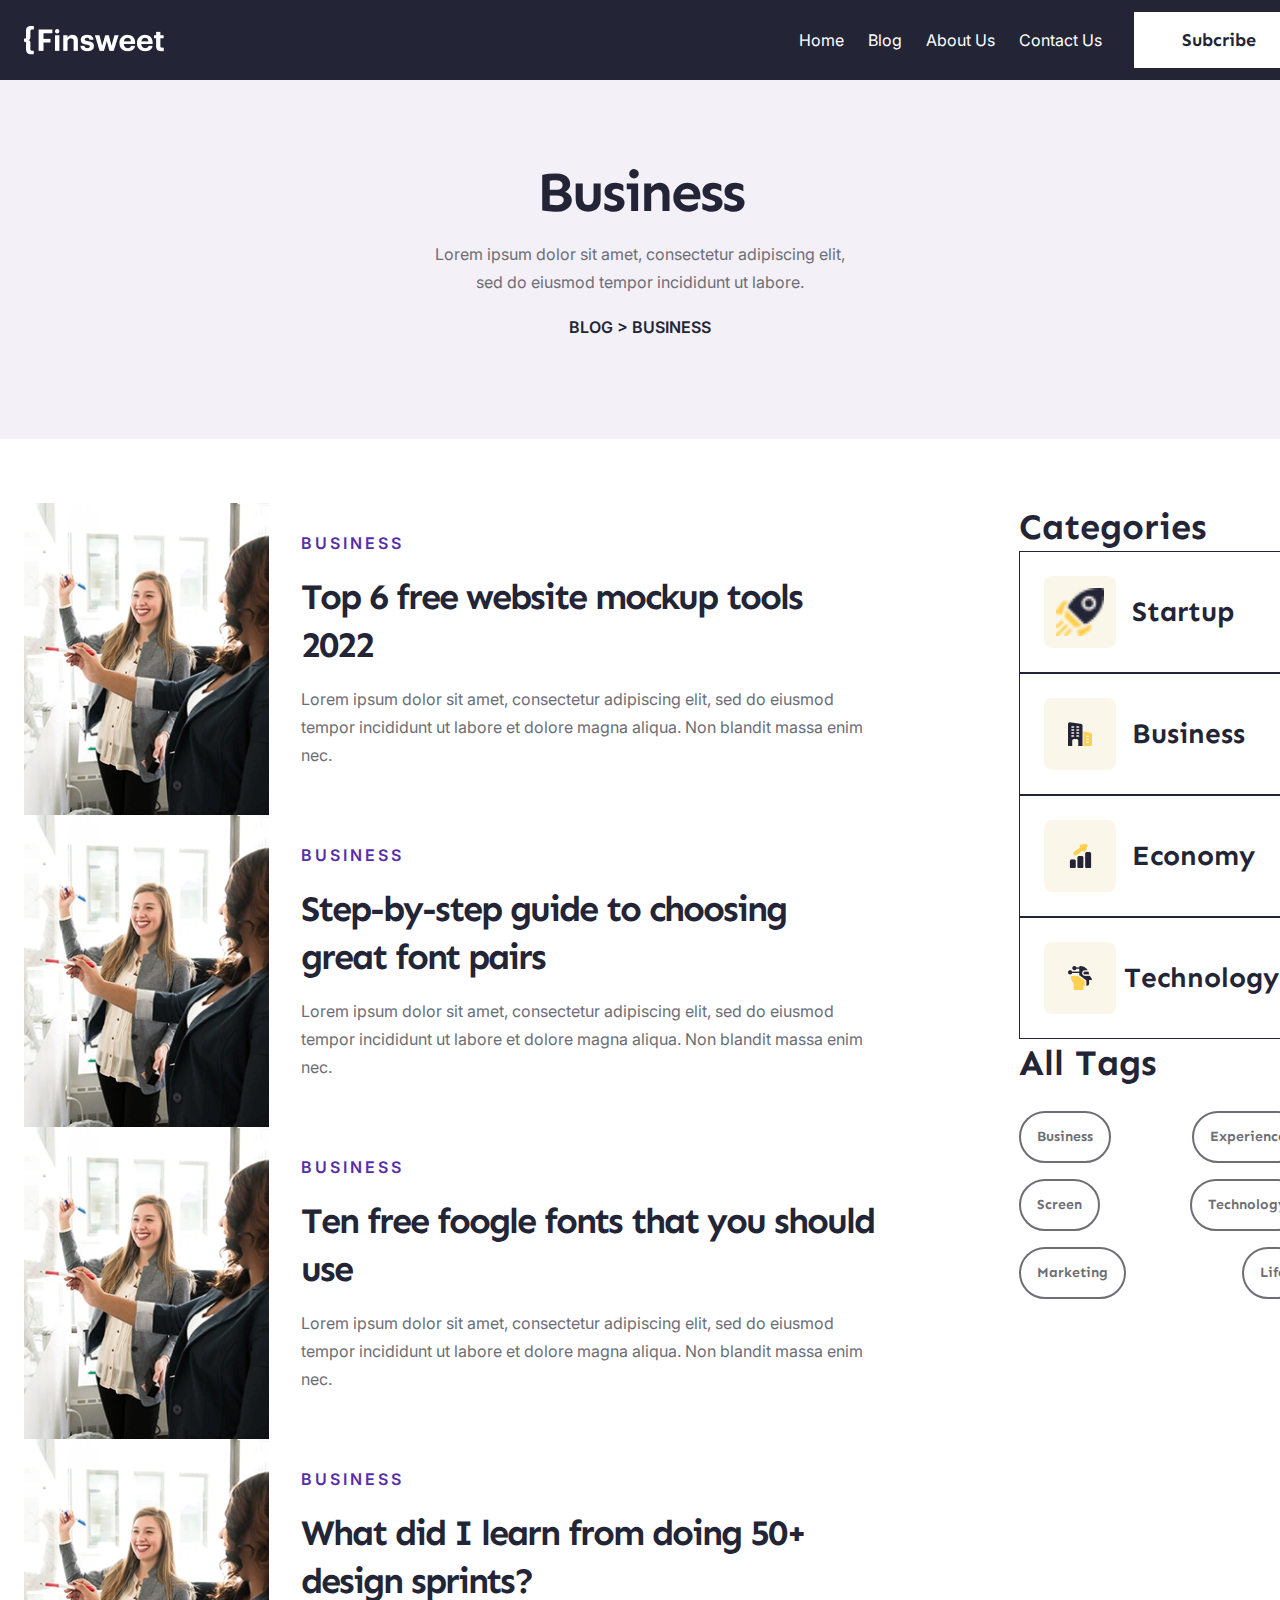
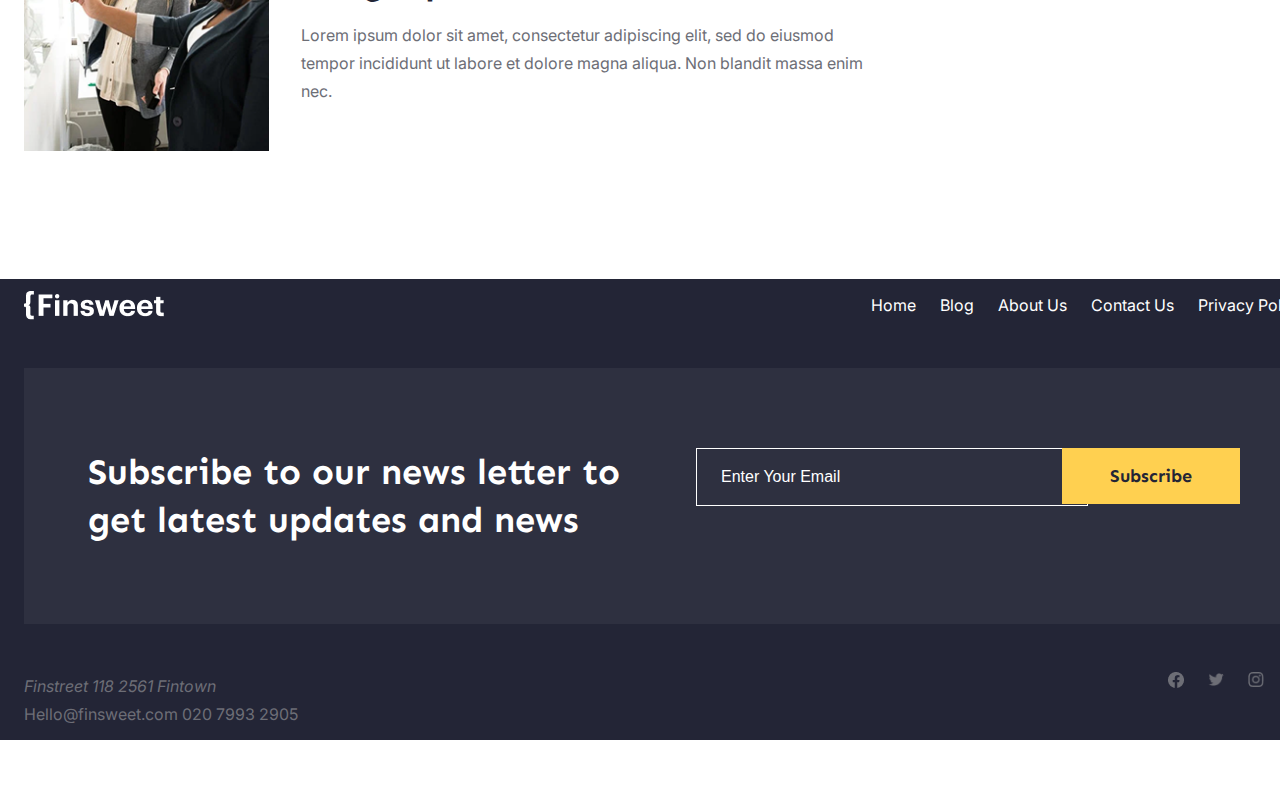
<file: category.html>
<!DOCTYPE html>
<html lang="en">
<head>
    <meta charset="UTF-8">
    <meta name="viewport" content="width=device-width, initial-scale=1.0">
    <title>Category</title>
    <link rel="stylesheet" href="./styles.css">
    <link rel="stylesheet" href="https://cdnjs.cloudflare.com/ajax/libs/font-awesome/6.4.0/css/all.min.css"/>
    <link href="https://fonts.googleapis.com/css2?family=Inter:wght@400;500;600;700&family=Sen:wght@400;700&display=swap" rel="stylesheet">
</head>
<body>
     <!--Header-->
     <header class="bg-black py-12">
        <div class="container flex justify-between items-center">
          <div>
            <a href="index.html" class="logo">
              <img src="assets/images/logo-1.png" alt="">
            </a>
          </div>
          <div class="flex items-center gap-1">
            <nav class="flex items-center gap-2">
              <a href="index.html" class="text-white">Home</a>
              <a href="blog.html" class="text-white">Blog</a>
              <a href="aboutus.html" class="text-white">About Us</a>
              <a href="contactus.html" class="text-white">Contact Us</a>
            </nav>
            <button class="btn">Subcribe</button>
          </div>
        </div>
    </header>

    <!--Blog Category Hero-->
    <div class="bg-light-purple py-80 flex justify-center">
        <section class="text-center w-1/3">
          <h1 class="text-display" style="letter-spacing: -2px;">Business</h1>
          <p class="text-body-1 text-medium-grey text-regular">
            Lorem ipsum dolor sit amet, consectetur adipiscing elit, sed do
            eiusmod tempor incididunt ut labore.
          </p>
          <h4 class="text-medium uppercase">Blog > Business</h4>
        </section>
    </div>

    <!--Category Section-->
    <div class="section">
        <div class="container flex gap-141">
            <div class="w-75 flex-col gap-1">
              <article class="flex items-center gap-1">
                <a href="#"><img src="assets/images/people-1.png" alt="" class="h-312 object-cover"/></a>
                <div>
                  <span class="text-medium uppercase text-purple" style="letter-spacing: 3px;">Business</span>
                  <a href="#"><h2 class="text-h2 mt-20" style="letter-spacing: -2px;">Top 6 free website mockup tools 2022</h2></a>
                  <p class="mt-16 text-body-1 text-medium-grey text-regular">
                    Lorem ipsum dolor sit amet, consectetur adipiscing elit, sed do
                    eiusmod tempor incididunt ut labore et dolore magna aliqua. Non
                    blandit massa enim nec.
                  </p>
                </div>
              </article>
              <article class="flex items-center gap-1">
                <a href="#"><img src="assets/images/people-1.png" alt="" class="h-312 object-cover"/></a>
                <div>
                  <span class="text-medium uppercase text-purple" style="letter-spacing: 3px;">Business</span>
                  <a href="#"><h2 class="text-h2 mt-20" style="letter-spacing: -2px;">Step-by-step guide to choosing great font pairs</h2></a>
                  <p class="mt-16 text-body-1 text-medium-grey text-regular">
                    Lorem ipsum dolor sit amet, consectetur adipiscing elit, sed do
                    eiusmod tempor incididunt ut labore et dolore magna aliqua. Non
                    blandit massa enim nec.
                  </p>
                </div>
              </article>
              <article class="flex items-center gap-1">
                <a href="#"><img src="assets/images/people-1.png" alt="" class="h-312 object-cover"/></a>
                <div>
                  <span class="text-medium uppercase text-purple" style="letter-spacing: 3px;">Business</span>
                  <a href="#"><h2 class="text-h2 mt-20" style="letter-spacing: -2px;">Ten free foogle fonts that you should use</h2></a>
                  <p class="mt-16 text-body-1 text-medium-grey text-regular">
                    Lorem ipsum dolor sit amet, consectetur adipiscing elit, sed do
                    eiusmod tempor incididunt ut labore et dolore magna aliqua. Non
                    blandit massa enim nec.
                  </p>
                </div>
              </article>
              <article class="flex items-center gap-1">
                <a href="#"><img src="assets/images/people-1.png" alt="" class="h-312 object-cover"/></a>
                <div>
                  <span class="text-medium uppercase text-purple" style="letter-spacing: 3px;">Business</span>
                  <a href="#"><h2 class="text-h2 mt-20" style="letter-spacing: -2px;">What did I learn from doing 50+ design sprints?</h2></a>
                  <p class="mt-16 text-body-1 text-medium-grey text-regular">
                    Lorem ipsum dolor sit amet, consectetur adipiscing elit, sed do
                    eiusmod tempor incididunt ut labore et dolore magna aliqua. Non
                    blandit massa enim nec.
                  </p>
                </div>
              </article>
            </div>
            <div class="w-25">
              <div class="flex-col gap-48">
                <h2 class="text-h2">Categories</h2>
                <section class="flex-col gap-2">
                  <div class="border p-24 flex items-center gap-3 icon-category">
                    <a href="category.html"><img src="assets/images/icon-2.png" alt="" class="icon-2x icon-2x-primary"/></a>
                    <a href="category.html"><h3 class=" text-h3">Startup</h3></a>
                  </div>
                  <div class="border p-24 flex items-center gap-3 icon-category">
                    <a href="category.html"><img src="assets/images/icon-1.png" alt="" class="icon-2x icon-2x-primary"/></a>
                    <a href="category.html"><h3 class=" text-h3">Business</h3></a>
                  </div>
                  <div class="border p-24 flex items-center gap-3 icon-category">
                    <a href="category.html"><img src="assets/images/icon-3.png" alt="" class="icon-2x icon-2x-primary"/></a>
                    <a href="category.html"><h3 class=" text-h3">Economy</h3></a>
                  </div>
                  <div class="border p-24 flex items-center gap-3 icon-category">
                    <a href="category.html"><img src="assets/images/icon-4.png" alt="" class="icon-2x icon-2x-primary"/></a>
                    <a href="category.html"><h3 class=" text-h3">Technology</h3></a>
                  </div>
                </section>
                <section>
                  <h2 class="text-h2">All Tags</h2>
                  <div class="flex flex-wrap gap-3 justify-between mt-24">
                    <a href="#" class="tag">Business</a>
                    <a href="#" class="tag">Experience</a>
                    <a href="#" class="tag">Screen</a>
                    <a href="#" class="tag">Technology</a>
                    <a href="#" class="tag">Marketing</a>
                    <a href="#" class="tag">Life</a>
                  </div>
                </section>
              </div>
            </div>
          </div>
    </div>

    <!---Footer-->
    <footer class="section">
        <div class="bg-black py-12">
          <div class="container">
            <div class="flex justify-between items-center">
              <a href="">
                <img src="assets/images/logo-1.png" alt="">
              </a>
              <nav class="flex gap-2">
                <a href="index.html" class="text-white">Home</a>
                <a href="blog.html" class="text-white">Blog</a>
                <a href="aboutus.html" class="text-white">About Us</a>
                <a href="contactus.html" class="text-white">Contact Us</a>
                <a href="privacy.html" class="text-white">Privacy Policy</a>
              </nav>
            </div>
            <div class="bg-footer">
              <div class="footer-content">
                <div class="w-1/2">
                  <h2 class="text-h2 text-white">Subscribe to our news letter to get latest updates and news</h2>
                </div>
                <div class="flex gap-2 w-1/2">
                  <div class="w-full">
                    <input type="email" placeholder="Enter Your Email" class="input w-full">
                  </div>
                  <div>
                    <button class="btn btn-primary">Subscribe</button>
                  </div>
                </div>
              </div>
            </div>
            <div class="social">
              <div>
                <address class="text-medium-grey text-body-1 text-regular">Finstreet 118 2561 Fintown</address>
                <div>
                  <a href="mailto:Hello@finsweet.com" class="text-medium-grey text-regular text-body-1">Hello@finsweet.com</a>
                  <a href="tel:+02079932905" class="text-medium-grey text-regular text-body-1">020 7993 2905</a>
                </div>
              </div>
              <div class="flex gap-2 justify-center">
                <a href="#" class="text-black"><img src="assets/images/face.png" alt="" class="w-16 h-16"></a>
                <a href="#" class="text-black"><img src="assets/images/twitter.png" alt="" class="w-16 h-16"></a>
                <a href="#" class="text-black"><img src="assets/images/insta.png" alt="" class="w-16 h-16"></a>
                <a href="#" class="text-black"><img src="assets/images/linkedln.png" alt="" class="w-16 h-16"></a>
              </div>
            </div>
          </div>
        </div>
      </footer>
</body>
</html>
</file>
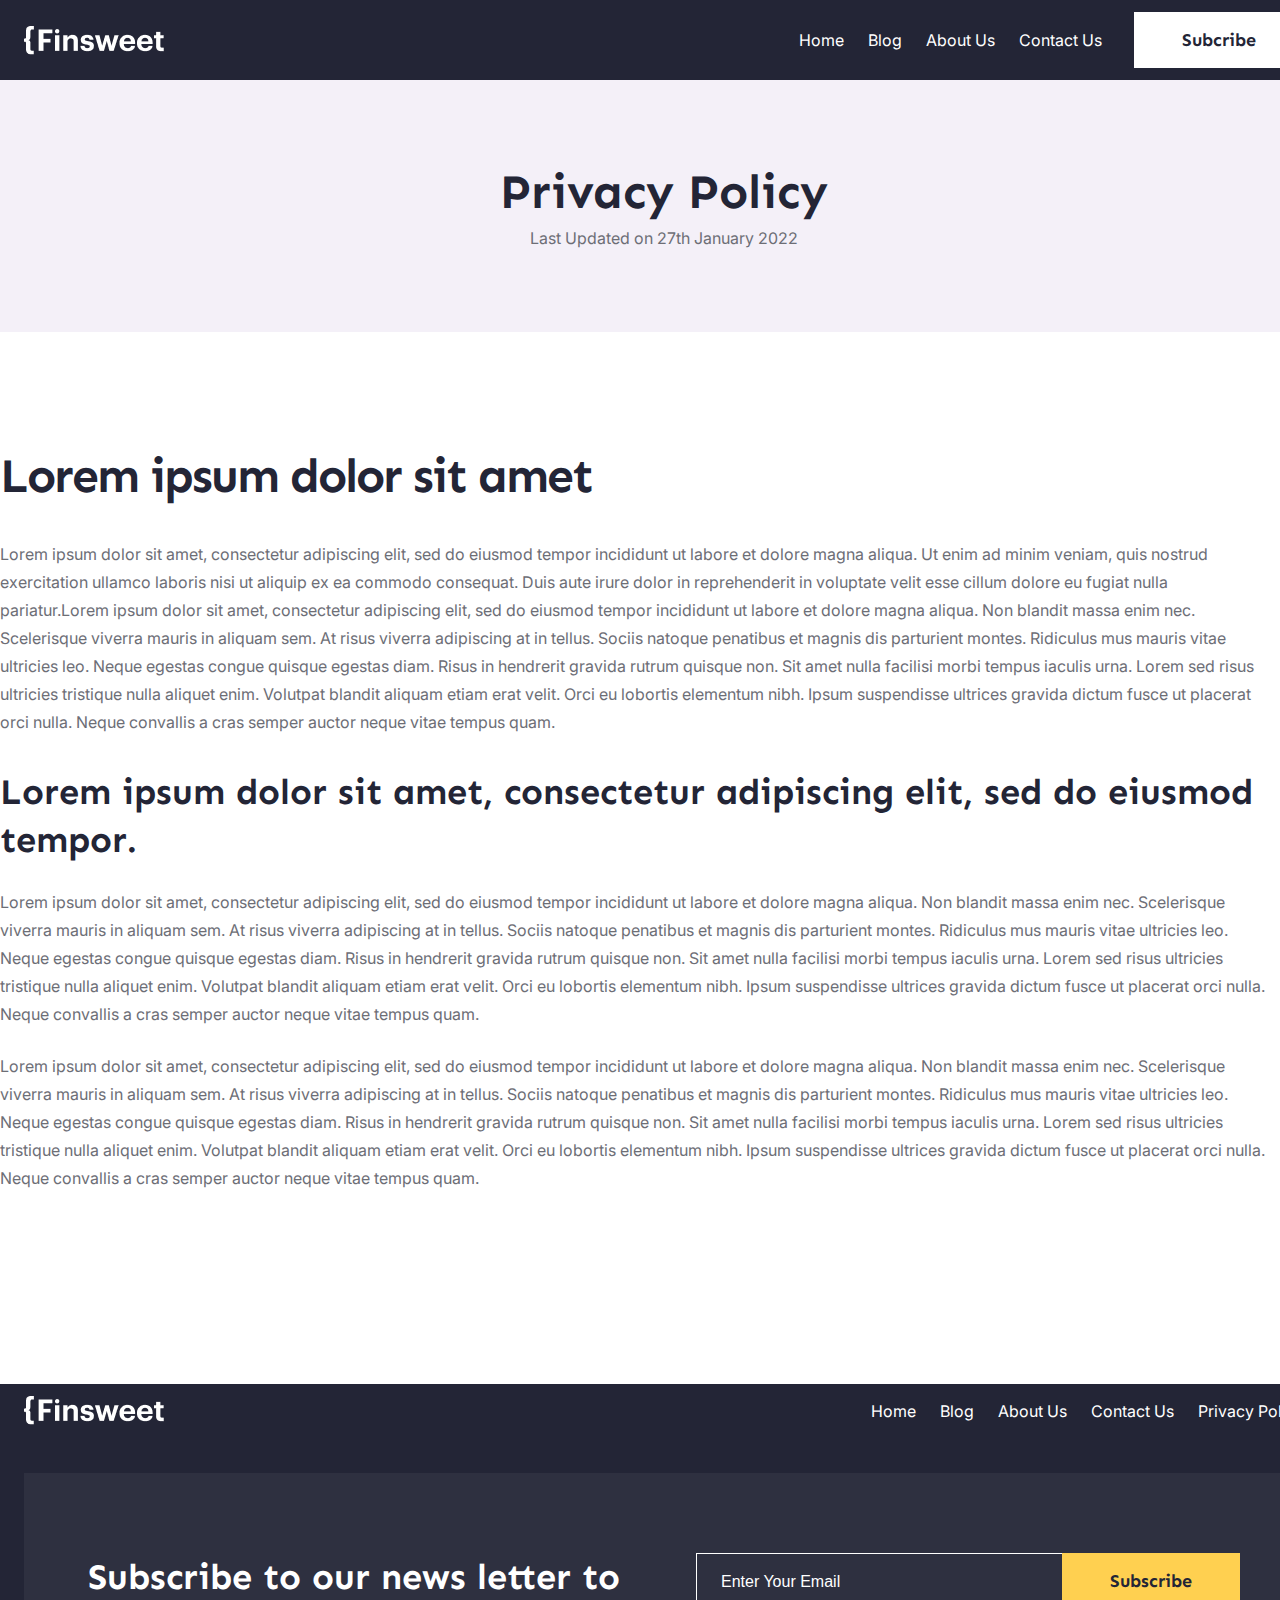
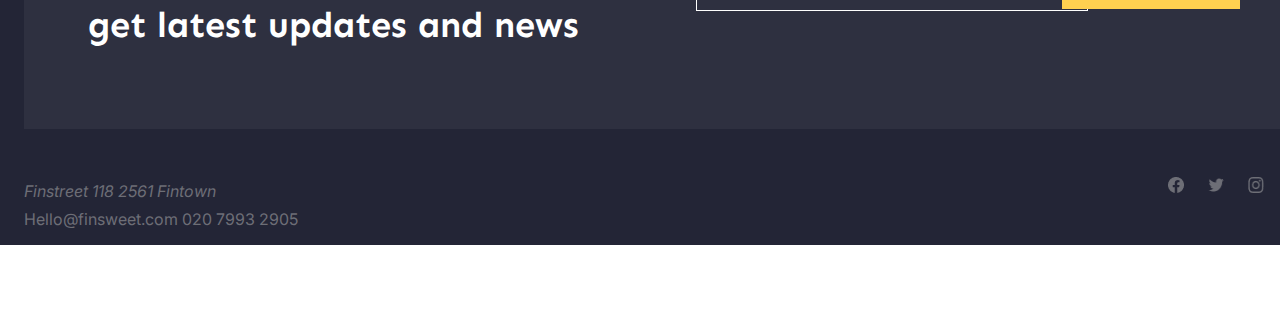
<file: privacy.html>
<!DOCTYPE html>
<html lang="en">
<head>
    <meta charset="UTF-8">
    <meta name="viewport" content="width=device-width, initial-scale=1.0">
    <title>Privacy</title>
    <link rel="stylesheet" href="./styles.css">
    <link rel="stylesheet" href="https://cdnjs.cloudflare.com/ajax/libs/font-awesome/6.4.0/css/all.min.css"/>
    <link href="https://fonts.googleapis.com/css2?family=Inter:wght@400;500;600;700&family=Sen:wght@400;700&display=swap" rel="stylesheet">
</head>
<body>
     <!--Header-->
     <header class="bg-black py-12">
        <div class="container flex justify-between items-center">
          <div>
            <a href="index.html" class="logo">
              <img src="assets/images/logo-1.png" alt="">
            </a>
          </div>
          <div class="flex items-center gap-1">
            <nav class="flex items-center gap-2">
              <a href="index.html" class="text-white">Home</a>
              <a href="blog.html" class="text-white">Blog</a>
              <a href="aboutus.html" class="text-white">About Us</a>
              <a href="contactus.html" class="text-white">Contact Us</a>
            </nav>
            <button class="btn">Subcribe</button>
          </div>
        </div>
    </header>

    <!--Privacy Header-->
    <div class="bg-light-purple">
        <section class="text-center container py-80">
          <h1 class="text-h1">Privacy Policy</h1>
          <p class="m-0 text-body-1 text-medium-grey text-regular">
            Last Updated on
            <time datetime="2022-01-27">27th January 2022</time>
          </p>
        </section>
      </div>
      <div class="container my-48 section">
        <section>
          <h2 class="text-h1 pb-16" style="letter-spacing: -2px;">Lorem ipsum dolor sit amet</h2>
          <p class="text-body-1 text-medium-grey text-regular">
            Lorem ipsum dolor sit amet, consectetur adipiscing elit, sed do
            eiusmod tempor incididunt ut labore et dolore magna aliqua. Ut enim ad
            minim veniam, quis nostrud exercitation ullamco laboris nisi ut
            aliquip ex ea commodo consequat. Duis aute irure dolor in
            reprehenderit in voluptate velit esse cillum dolore eu fugiat nulla
            pariatur.Lorem ipsum dolor sit amet, consectetur adipiscing elit, sed
            do eiusmod tempor incididunt ut labore et dolore magna aliqua. Non
            blandit massa enim nec. Scelerisque viverra mauris in aliquam sem. At
            risus viverra adipiscing at in tellus. Sociis natoque penatibus et
            magnis dis parturient montes. Ridiculus mus mauris vitae ultricies
            leo. Neque egestas congue quisque egestas diam. Risus in hendrerit
            gravida rutrum quisque non. Sit amet nulla facilisi morbi tempus
            iaculis urna. Lorem sed risus ultricies tristique nulla aliquet enim.
            Volutpat blandit aliquam etiam erat velit. Orci eu lobortis elementum
            nibh. Ipsum suspendisse ultrices gravida dictum fusce ut placerat orci
            nulla. Neque convallis a cras semper auctor neque vitae tempus quam.
          </p>
          <h3 class="text-h2 pt-16">
            Lorem ipsum dolor sit amet, consectetur adipiscing elit, sed do
            eiusmod tempor.
          </h3>
          <p class="my-24 text-body-1 text-medium-grey text-regular">
            Lorem ipsum dolor sit amet, consectetur adipiscing elit, sed do
            eiusmod tempor incididunt ut labore et dolore magna aliqua. Non
            blandit massa enim nec. Scelerisque viverra mauris in aliquam sem. At
            risus viverra adipiscing at in tellus. Sociis natoque penatibus et
            magnis dis parturient montes. Ridiculus mus mauris vitae ultricies
            leo. Neque egestas congue quisque egestas diam. Risus in hendrerit
            gravida rutrum quisque non. Sit amet nulla facilisi morbi tempus
            iaculis urna. Lorem sed risus ultricies tristique nulla aliquet enim.
            Volutpat blandit aliquam etiam erat velit. Orci eu lobortis elementum
            nibh. Ipsum suspendisse ultrices gravida dictum fusce ut placerat orci
            nulla. Neque convallis a cras semper auctor neque vitae tempus quam.
          </p>
          <p class="text-body-1 text-medium-grey text-regular">
            Lorem ipsum dolor sit amet, consectetur adipiscing elit, sed do
            eiusmod tempor incididunt ut labore et dolore magna aliqua. Non
            blandit massa enim nec. Scelerisque viverra mauris in aliquam sem. At
            risus viverra adipiscing at in tellus. Sociis natoque penatibus et
            magnis dis parturient montes. Ridiculus mus mauris vitae ultricies
            leo. Neque egestas congue quisque egestas diam. Risus in hendrerit
            gravida rutrum quisque non. Sit amet nulla facilisi morbi tempus
            iaculis urna. Lorem sed risus ultricies tristique nulla aliquet enim.
            Volutpat blandit aliquam etiam erat velit. Orci eu lobortis elementum
            nibh. Ipsum suspendisse ultrices gravida dictum fusce ut placerat orci
            nulla. Neque convallis a cras semper auctor neque vitae tempus quam.
          </p>
        </section>
      </div>

      <!--Footer-->
      <footer class="section">
        <div class="bg-black py-12">
          <div class="container">
            <div class="flex justify-between items-center">
              <a href="">
                <img src="assets/images/logo-1.png" alt="">
              </a>
              <nav class="flex gap-2">
                <a href="index.html" class="text-white">Home</a>
                <a href="blog.html" class="text-white">Blog</a>
                <a href="aboutus.html" class="text-white">About Us</a>
                <a href="contactus.html" class="text-white">Contact Us</a>
                <a href="privacy.html" class="text-white">Privacy Policy</a>
              </nav>
            </div>
            <div class="bg-footer">
              <div class="footer-content">
                <div class="w-1/2">
                  <h2 class="text-h2 text-white">Subscribe to our news letter to get latest updates and news</h2>
                </div>
                <div class="flex gap-2 w-1/2">
                  <div class="w-full">
                    <input type="email" placeholder="Enter Your Email" class="input w-full">
                  </div>
                  <div>
                    <button class="btn btn-primary">Subscribe</button>
                  </div>
                </div>
              </div>
            </div>
            <div class="social">
              <div>
                <address class="text-medium-grey text-body-1 text-regular">Finstreet 118 2561 Fintown</address>
                <div>
                  <a href="mailto:Hello@finsweet.com" class="text-medium-grey text-regular text-body-1">Hello@finsweet.com</a>
                  <a href="tel:+02079932905" class="text-medium-grey text-regular text-body-1">020 7993 2905</a>
                </div>
              </div>
              <div class="flex gap-2 justify-center">
                <a href="#" class="text-black"><img src="assets/images/face.png" alt="" class="w-16 h-16"></a>
                <a href="#" class="text-black"><img src="assets/images/twitter.png" alt="" class="w-16 h-16"></a>
                <a href="#" class="text-black"><img src="assets/images/insta.png" alt="" class="w-16 h-16"></a>
                <a href="#" class="text-black"><img src="assets/images/linkedln.png" alt="" class="w-16 h-16"></a>
              </div>
            </div>
          </div>
        </div>
      </footer>
</body>
</html>
</file>
<file: styles.css>
:root {
  --color-white: #ffffff;
  --color-black: #232536;
  --color-dark-yellow: #EDC14A;
  --color-yellow: #FFD050;
  --color-light-yellow: #FBF6EA;
  --color-dark-grey: #4C4C4C;
  --color-medium-grey: #6D6E76;
  --color-light-grey: #F4F4F4;
  --color-purple: #592EA9;
  --color-light-purple: #F4F0F8;
  --color-footer: rgba(255, 255, 255, 0.05);
  --font-inter: "Inter", sans-serif;
  --font-sen: "Sen", sans-serif;

  --color-primary: var(--color-yellow);
  --color-secondary: var(--color-purple);

  --bg-primary: var(--color-white);
  --text-color: var(--color-black);

  --font-primary: var(--font-inter);
  --font-secondary: var(--font-sen);

  --leading-display: 64px;
  --leading-subheading: 20px;
  --leading-h1: 64px;
  --leading-h2: 48px;
  --leading-h3: 36px;
  --leading-h4: 32px;
  --leading-h5: 32px;
  --leading-h6: 24px;
  --leading-body1: 28px;
  --leading-body2: 20px;
  --leading-label: 20px;

  --font-size-display: 56px;
  --font-size-h1: 48px;
  --font-size-h2: 36px;
  --font-size-h3: 28px;
  --font-size-h4: 24px;
  --font-size-h5: 20px;
  --font-size-h6: 16px;
  --font-size-body1: 16px;
  --font-size-body2: 14px;
  --font-size-label: 14px;

  --font-size-btn: 18px;
  --font-size-input: 16px;

  --gap-8: 8px;
  --gap-16: 16px;
  --gap-24: 24px;
  --gap-32: 32px;

  --control-size: 56px;
  --control-padding: 0 24px;
}

body {
  color: var(--text-color);
  background-color: var(--bg-primary);
  font-family: var(--font-primary);
  font-weight: 400;
  margin: 0;
  scroll-behavior: smooth;
}

a {
  text-decoration: none;
  color: var(--text-color);
}

p {
  font-size: var(--font-size-body1);
  line-height: var(--leading-body1);
}

h1 {
  font-size: var(--font-size-h1);
  line-height: var(--leading-h1);
  font-family: var(--font-secondary);
}

h2 {
  font-size: var(--font-size-h2);
  line-height: var(--leading-h2);
  font-family: var(--font-secondary);
}

h3 {
  font-size: var(--font-size-h3);
  line-height: var(--leading-h3);
  font-family: var(--font-secondary);
}

h4 {
  font-size: var(--font-size-h4);
  line-height: var(--leading-h4);
  font-family: var(--font-secondary);
}

h5 {
  font-size: var(--font-size-h5);
  line-height: var(--leading-h5);
  font-family: var(--font-secondary);
}

h6 {
  font-size: var(--font-size-h6);
  line-height: var(--leading-h6);
  font-family: var(--font-secondary);
}

img {
  max-width: 100%;
  width: 100%;
  object-fit: contain;
  display: block;
}

button {
  font-family: var(--font-secondary);
  cursor: pointer;
  border: none;
}

/* Layout */
.container {
  width: 100%;
  max-width: 1328px;
  margin: 0 auto;
  padding: 0 24px;
}

.grid {
  display: grid;
}

.grid-cols-2 {
  grid-template-columns: repeat(2, 1fr);
  gap: var(--gap-32);
}

.grid-cols-3 {
  grid-template-columns: repeat(3, 1fr);
  gap: var(--gap-32);
}

.grid-cols-4 {
  grid-template-columns: repeat(4, 1fr);
  gap: var(--gap-32);
}

.flex {
  display: flex;
}

.flex-row {
  flex-direction: row;
}

.flex-col {
  flex-direction: column;
}

.flex-no-wrap {
  flex-wrap: nowrap;
}

.flex-wrap {
  flex-wrap: wrap;
}

.justify-between {
  justify-content: space-between;
}

.justify-center {
  justify-content: center;
}

.items-center {
  align-items: center;
}

.items-start {
  align-items: flex-start;
}

.object-cover {
  object-fit: cover;
}

.overflow-hidden {
  overflow: hidden;
}

.rounded-full {
  border-radius: 9999px;
}

.hidden {
  display: none;
}

.flex-grow-0 {
  flex-grow: 0;
}

/* Typography */
.text-display {
  font-family: var(--font-secondary);
  font-size: var(--font-size-display);
  line-height: var(--leading-display);
  margin: 0;
}

.text-h1 {
  font-family: var(--font-secondary);
  font-size: var(--font-size-h1);
  line-height: var(--leading-h1);
  font-weight: 700;
  margin: 0;
}

.text-h2 {
  font-family: var(--font-secondary);
  font-size: var(--font-size-h2);
  line-height: var(--leading-h2);
  font-weight: 700;
  margin: 0;
}

.text-h3 {
  font-family: var(--font-secondary);
  font-size: var(--font-size-h3);
  line-height: var(--leading-h3);
  font-weight: 700;
  margin: 0;
}

.text-h4 {
  font-family: var(--font-secondary);
  font-size: var(--font-size-h4);
  line-height: var(--leading-h4);
  font-weight: 700;
  margin: 0;
}

.text-h5 {
  font-family: var(--font-secondary);
  font-size: var(--font-size-h5);
  line-height: var(--leading-h5);
  font-weight: 700;
  margin: 0;
}

.text-h6 {
  font-family: var(--font-secondary);
  font-size: var(--font-size-h6);
  line-height: var(--leading-h6);
  font-weight: 700;
  margin: 0;
}

.text-body-1 {
  font-family: var(--font-primary);
  font-size: var(--font-size-body1);
  line-height: var(--leading-body1);
  font-weight: 600;
}

.text-body-2 {
  font-family: var(--font-primary);
  font-size: var(--font-size-body2);
  line-height: var(--leading-body2);
  font-weight: 600;
}

.text-label {
  font-size: var(--font-size-label);
  line-height: var(--leading-label);
  font-weight: 500;
  font-family: var(--font-primary);
}

.text-subheading-1 {
  font-size: var(--font-size-body1);
  font-family: var(--font-primary);
  font-weight: 400;
  line-height: var(--leading-subheading);
  margin: 0;
  letter-spacing: 3px;
}

.text-subheading-2 {
  font-size: var(--font-size-body2);
  font-family: var(--font-primary);
  font-weight: 400;
  line-height: var(--leading-subheading);
  margin: 0;
  letter-spacing: 3px;;
}

.text-medium {
  font-weight: 600;
  font-family: var(--font-primary);
  font-size: 16px;
  line-height: 20px;
}

.uppercase {
  text-transform: uppercase;
}

.text-center {
  text-align: center;
}

.text-regular {
  font-weight: 400;
}

.text-bold {
  font-weight: 700;
}

/* Spacing */
.w-full {
  width: 100%;
}

.w-25 {
  width: 25%;
}

.w-40 {
  width: 40%;
}

.w-45 {
  width: 45%;
}

.w-60 {
  width: 60%;
}

.w-75 {
  width: 75%;
}

.w-1\/2 {
  width: 50%;
}

.w-1\/3 {
  width: 33.333333%;
}

.w-2\/3 {
  width: 66.666667%;
}

.w-0_5 {
  width: 0.5px;
}

.w-48 {
  width: 48px;
}

.w-16 {
  width: 16px;
}

.w-128 {
  width: 128px;
}

.w-624 {
  width: 624px;
}

.w-949{
  width: 949px;
}

.w-546 {
  width: 546px;
}

.w-160 {
  width: 160px;
}

.w-136 {
  width: 136px;
}

.w-135 {
  width: 135px;
}

.w-153 {
  width: 153px;
}

.w-62 {
  width: 62px;
}

.h-full {
  height: 100%;
}

.h-62 {
  height: 62px;
}

.h-312 {
  height: 312px;
}

.h-16 {
  height: 16px;
}

.h-48 {
  height: 48px;
}

.h-720 {
  height: 720px;
}

.h-128 {
  height: 128px;
}

.h-705 {
  height: 705px;
}

.h-318 {
  height: 318px;
}

.h-32 {
  height: 32px;
}

.gap-1 {
  gap: var(--gap-32);
}

.gap-2 {
  gap: var(--gap-24);
}

.gap-3 {
  gap: var(--gap-16);
}

.gap-4 {
  gap: var(--gap-8);
}

.gap-5 {
  gap: 2px;
}

.gap-base {
  gap: 4px;
}

.gap-20 {
  gap: 20px;
}

.gap-80 {
  gap: 80px;
}

.gap-86 {
  gap: 86px;
}

.gap-141 {
  gap: 141px;
}

.gap-64 {
  gap: 64px;
}

.gap-40 {
  gap: 40px
}

.gap-48 {
  gap: 48px;
}

.gap-75 {
  gap: 75px;
}

.m-0 {
  margin: 0;
}

.mb-4 {
  margin-bottom: 4px;
}

.mb-120 {
  margin-bottom: 120px;
}

.mt-32 {
  margin-top: 32px;
}

.mt-8 {
  margin-top: 8px;
}

.mt-16 {
  margin-top: 16px;
}

.mt-20 {
  margin-top: 20px;
}

.mt-24 {
  margin-top: 24px;
}

.mt-96 {
  margin-top: 96px;
}

.mt-112 {
  margin-top: 112px;
}

.ml-auto {
  margin-left: auto;
}

.ml-108 {
  margin-left: 108px;
}

.ml-112 {
  margin-left: 112px;
}

.-translate-y-6 {
  transform: translateY(-24px);
}

.opacity-10 {
  opacity: 0.1;
}

.opacity-40 {
  opacity: 0.4;
}

.opacity-60 {
  opacity: 0.6;
}

.mb-20 {
  margin-bottom: 20px;
}

.mb-24 {
  margin-bottom: 24px;
}

.mb-32 {
  margin-bottom: 32px;
}

.mt-32 {
  margin-top: 32px;
}

.mt-265 {
  margin-top: 265px;
}

.mb-48 {
  margin-bottom: 48px;
}

.mb-64 {
  margin-bottom: 64px;
}

.my-12 {
  margin-top: 12px;
  margin-bottom: 12px; 
}

.my-24 {
  margin-top: 24px;
  margin-bottom: 24px;
}

.my-48 {
  margin-top: 48px;
  margin-bottom: 48px;
}

.my-32 {
  margin-top: 32px;
  margin-bottom: 32px;
}

.my-64 {
  margin-top: 64px;
  margin-bottom: 64px;
}

.p-24 {
  padding: 24px;
}

.p-32 {
  padding: 32px;
}

.p-40 {
  padding: 40px;
}

.p-80 {
  padding: 80px;
}

.p-64 {
  padding: 64px;
}

.pt-16 {
  padding-top: 16px;
}

.pt-128 {
  padding-top: 128px;
}

.py-80 {
  padding-top: 80px;
  padding-bottom: 80px;
}

.py-128 {
  padding-top: 128px;
  padding-bottom: 128px;
}

.py-32 {
  padding-top: 32px;
  padding-bottom: 32px;
}

.py-60 {
  padding-top: 60px;
  padding-bottom: 60px;
}

.py-96 {
  padding-top: 96px;
  padding-bottom: 96px;
}

.py-12 {
  padding-top: 12px;
  padding-bottom: 12px;
}

.px-40 {
  padding-left: 40px;
  padding-right: 40px;
}

.px-80 {
  padding-left: 80px;
  padding-right: 80px;
}

.px-108 {
  padding-left: 108px;
  padding-right: 108px;
}

.pr-132 {
  padding-right: 132px;
}

.pl-96 {
  padding-left: 96px;
}

.pb-16 {
  padding-bottom: 16px;
}

.pb-32 {
  padding-bottom: 32px;
}

.pb-48 {
  padding-bottom: 48px;
}

.top-0 {
  top: 0;
}

.left-0 {
  left: 0;
}

.right-0 {
  right: 0;
}

.bottom-0 {
  bottom: 0;
}

.-\bottom-64 {
  bottom: -64px;
}

.left-574 {
  left: 574px;
}

.absolute {
  position: absolute;
}

.relative {
  position: relative;
}

.z-\[1\] {
  z-index: 1;
}

/* Colors */
.bg-black {
  background-color: var(--color-black);
}

.bg-white {
  background-color: var(--color-white);
}

.bg-yellow {
  background-color: var(--color-yellow);
}

.bg-light-yellow {
  background-color: var(--color-light-yellow);
}

.bg-purple {
  background-color: var(--color-purple);
}

.bg-light-purple {
  background-color: var(--color-light-purple);
}


.bg-dark-grey {
  background-color: var(--color-dark-grey);
}

.bg-medium-grey {
  background-color: var(--color-medium-grey);
}


.bg-light-grey {
  background-color: var(--color-light-grey);
}

.bg-footer {
  background-color: var(--color-footer);
}

.text-white {
  color: var(--color-white);
}

.text-black {
  color: var(--color-black);
}

.text-yellow {
  color: var(--color-yellow);
}

.text-medium-grey {
  color: var(--color-medium-grey);
}

.text-dark-grey {
  color: var(--color-dark-grey);
}

.text-purple {
  color: var(--color-purple);
}

.border {
  border: 1px solid;
}

.border-medium-grey\/10 {
  border-color: rgba(109, 110, 118, 0.1);
}

.border-l {
  border-left-width: 1px;
  border-left-style: solid;
}

/* Effects */
.bg-overlay {
  position: absolute;
}

.bg-overlay::after {
  content: "";
  position: absolute;
  width: 100%;
  height: 100%;
  top: 0;
  left: 0;
  display: block;
  background-color: rgba(0, 0, 0, 0.4);
}

/* Components */
.section {
  padding: 64px 0;
}

.btn {
  height: var(--control-size);
  display: inline-flex;
  justify-content: center;
  align-items: center;
  gap: 4px;
  padding: 0 48px;
  font-family: var(--font-secondary);
  font-size: var(--font-size-btn);
  font-weight: 700;
  color: var(--text-color);
  position: relative;
  background-color: var(--bg-primary);
}

.btn::before {
  content: "";
  position: absolute;
  width: 100%;
  height: 100%;
  display: block;
  inset: 0;
  background-color: rgba(0, 0, 0, 0);
}

.btn:hover::before {
  background-color: rgba(0, 0, 0, 0.05);
}

.btn-primary {
  background-color: var(--color-primary);
  color: var(--color-black);
}

.btn-secondary {
  background-color: var(--color-secondary);
  color: var(--color-white);
}

.btn-fluid {
  width: 100%;
}

a:hover .article-item {
  background-color: var(--color-light-yellow);
}

.article-item {
  padding-bottom: 24px;
}

.introduce {
  padding: 96px;
  padding-bottom: 80px;
  background-color: var(--color-light-purple);
  border-top: 24px solid var(--color-white);
  position: relative;
}

.introduce::before {
  content: "";
  position: absolute;
  width: 282px;
  height: 24px;
  display: block;
  top: -24px;
  right: 0;
  background-color: var(--color-purple);
}

.introduce::after {
  content: "";
  position: absolute;
  width: 843px;
  height: 24px;
  display: block;
  top: -24px;
  right: 282px;
  background-color: var(--color-yellow);
}

.introduce-2 {
  border-top: 24px solid var(--color-secondary);
  position: relative;
  width: 311px;
}
.introduce-2::before {
  content: "";
  position: absolute;
  width: 550px;
  height: 24px;
  left: 312px;
  display: block;
  top: -24px;
  right: 0;
  background-color: var(--color-primary);
}

.icon {
  box-sizing: border-box;
  display: inline-flex;
  justify-content: center;
  align-items: center;
  width: 24px;
  height: 24px;
  padding: 4px;
}

.icon img {
  width: 16px;
  height: 16px;
}

.icon-primary {
  background-color: var(--color-light-yellow);
  border-radius: 8px;
}

.icon-2x {
  width: 48px;
  height: 48px;
  padding: 12px;
}

.icon-2x-primary {
  background-color: var(--color-light-yellow);
  border-radius: 8px;
}

.icon-2x img {
  width: 24px;
  height: 24px;
}

.category-item {
  transition: transform 0.3s ease;
}

.category-item:hover {
  background-color: var(--color-yellow);
  transform: scale(1.1);
}

.author-item {
  transition: transform 0.3s ease;
}

.author-item:hover {
  transform: scale(1.1);
}

.featured-wrapper {
  display: flex;
  align-items: center;
  gap: 86px;
}

.featured-heading {
  display: flex;
  flex-direction: column;
  gap: 20px;
}

.featured-logos {
  display: flex;
  align-items: center;
  gap: 75px;
}

.left-narrow:hover {
  background-color: var(--color-black);
}

.left-narrow:hover i {
  color: var(--color-white);
}

.input {
  padding: 18px 16px;
  border: 1px solid var(--color-dark-grey);
  font-size: 16px;
  background: transparent;
  color: var(--color-white);
  outline: none;
}

.social {
  display: flex;
  justify-content: space-between;
}

.footer-content {
  display: flex;
  gap: 64px;
  padding: 80px 64px;
  margin: 48px 0px;
}

.fade-in {
  opacity: 0;
  transform: translateY(20px) scale(0.95); 
  transition: opacity 1s ease, transform 1s ease;
}

.fade-in.visible {
  opacity: 1;
  transform: translateY(0);
}

.btn-prev {
  background: none;
  border: none;
  color: var(--color-medium-grey);
  font-size: 24px;
  font-weight: 700;
  line-height: 32px;
  cursor: pointer;
}

.btn-prev:hover {
  color: var(--color-black);
  font-size: 28px;
  transform: scale(1.2);
}

.btn-next {
  background: none;
  border: none;
  color: var(--color-black);
  font-size: 24px;
  font-weight: 700;
  line-height: 32px;
  cursor: pointer;
}

.btn-next:hover {
  font-size: 28px;
  letter-spacing: -1px;
  transition: all 0.3s ease-in-out;
}

.bg-image {
  background-image: url(assets/images/together-2.png);
  background-size: cover;
  height: 444px;
  width: 100%;
  background-repeat: no-repeat;
}

.icon-category:hover {
  background-color: var(--color-primary);
}

.tag {
  height: 48px;
  border-radius: 9999px;
  border: 2px solid var(--color-medium-grey);
  padding: 0 16px;
  display: inline-flex;
  justify-content: center;
  align-items: center;
  gap: 4px;
  font-family: var(--font-secondary);
  font-size: var(--font-size-body2);
  font-weight: 700;
  background-color: var(--bg-primary);
  color: var(--color-medium-grey);
}

.introduce-3 {
  border-top: 24px solid var(--color-primary);
  position: relative;
  width: 75%;
}

.introduce-3::after {
  content: "";
  position: absolute;
  height: 24px;
  left: 100%;
  top: -24px;
  width: 25%;
  background-color: var(--color-secondary);
}

.input {
  height: var(--control-size);
  padding: var(--control-padding);
  border: 1px solid;
  border-color: rgba(var(--dark-grey), 0.5);
  font-size: var(--font-input-size);
}

.input::placeholder {
  color: var(--black);
}

.input:focus {
  border-color: var(--primary-color);
}

.input-secondary {
  border-color: var(--dark-grey);
}

.input-secondary::placeholder {
  color: var(--medium-grey);
}
</file>
